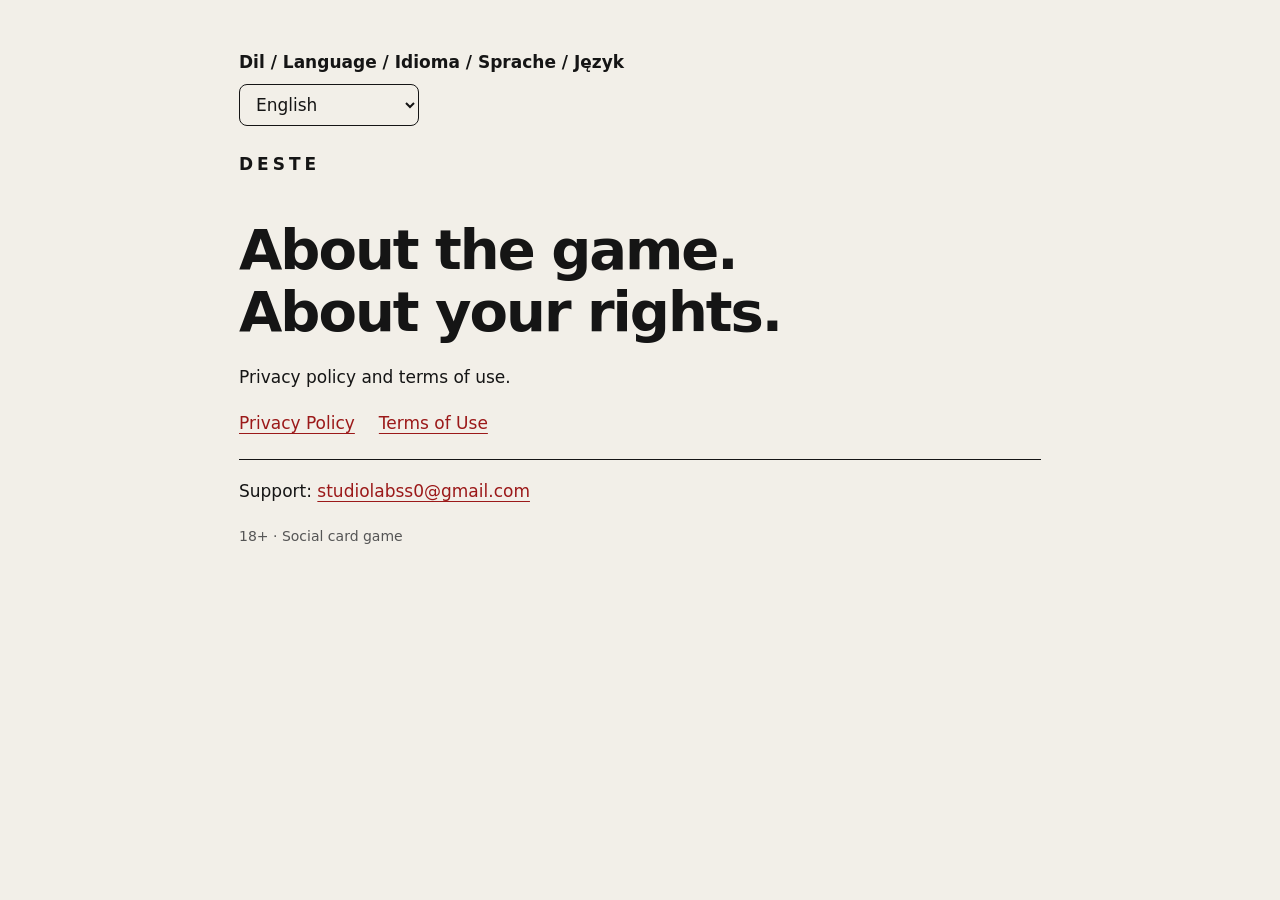
<file: index.html>
<!doctype html>
<html lang="tr">
<head>
  <meta charset="utf-8">
  <meta name="viewport" content="width=device-width, initial-scale=1">
  <title>DESTE - Party Card Game — Yasal Bilgiler</title>
  <link rel="stylesheet" href="style.css">
  <style>
    .language-picker {
      margin-bottom: 1.5rem;
    }

    .language-picker label {
      display: block;
      margin-bottom: 0.4rem;
      font-weight: 600;
    }

    .language-picker select {
      min-width: 180px;
      padding: 0.55rem 0.75rem;
      border: 1px solid currentColor;
      border-radius: 8px;
      background: transparent;
      color: inherit;
      font: inherit;
    }
  </style>
</head>
<body>
  <main>
    <div class="language-picker">
      <label for="language">Dil / Language / Idioma / Sprache / Język</label>
      <select id="language" aria-label="Language selection">
        <option value="tr">Türkçe</option>
        <option value="en">English</option>
        <option value="es">Español</option>
        <option value="de">Deutsch</option>
        <option value="pl">Polski</option>
      </select>
    </div>

    <p class="brand">DESTE</p>
    <h1 id="heading">Oyun hakkında.<br>Hakların hakkında.</h1>
    <p id="description">Gizlilik politikası ve kullanım koşulları.</p>
    <nav id="legal-nav" aria-label="Yasal belgeler">
      <a id="privacy-link" href="privacy.html#tr">Gizlilik Politikası</a>
      <a id="terms-link" href="terms.html#tr">Kullanım Koşulları</a>
    </nav>
    <p id="support">
      <span id="support-label">Destek:</span>
      <a href="mailto:studiolabss0@gmail.com">studiolabss0@gmail.com</a>
    </p>
    <p id="meta" class="meta">18+ · Sosyal kart oyunu</p>
  </main>

  <script>
    const translations = {
      tr: {
        title: "DESTE - Party Card Game — Yasal Bilgiler",
        heading: "Oyun hakkında.<br>Hakların hakkında.",
        description: "Gizlilik politikası ve kullanım koşulları.",
        privacy: "Gizlilik Politikası",
        terms: "Kullanım Koşulları",
        support: "Destek:",
        meta: "18+ · Sosyal kart oyunu",
        navLabel: "Yasal belgeler"
      },
      en: {
        title: "DESTE - Party Card Game — Legal Information",
        heading: "About the game.<br>About your rights.",
        description: "Privacy policy and terms of use.",
        privacy: "Privacy Policy",
        terms: "Terms of Use",
        support: "Support:",
        meta: "18+ · Social card game",
        navLabel: "Legal documents"
      },
      es: {
        title: "DESTE - Party Card Game — Información legal",
        heading: "Sobre el juego.<br>Sobre tus derechos.",
        description: "Política de privacidad y condiciones de uso.",
        privacy: "Política de privacidad",
        terms: "Condiciones de uso",
        support: "Soporte:",
        meta: "18+ · Juego social de cartas",
        navLabel: "Documentos legales"
      },
      de: {
        title: "DESTE - Party Card Game — Rechtliche Informationen",
        heading: "Über das Spiel.<br>Über deine Rechte.",
        description: "Datenschutzerklärung und Nutzungsbedingungen.",
        privacy: "Datenschutzerklärung",
        terms: "Nutzungsbedingungen",
        support: "Support:",
        meta: "18+ · Soziales Kartenspiel",
        navLabel: "Rechtliche Dokumente"
      },
      pl: {
        title: "DESTE - Party Card Game — Informacje prawne",
        heading: "O grze.<br>O Twoich prawach.",
        description: "Polityka prywatności i warunki korzystania.",
        privacy: "Polityka prywatności",
        terms: "Warunki korzystania",
        support: "Pomoc:",
        meta: "18+ · Towarzyska gra karciana",
        navLabel: "Dokumenty prawne"
      }
    };

    const languageSelect = document.querySelector("#language");
    const heading = document.querySelector("#heading");
    const description = document.querySelector("#description");
    const privacyLink = document.querySelector("#privacy-link");
    const termsLink = document.querySelector("#terms-link");
    const supportLabel = document.querySelector("#support-label");
    const legalNav = document.querySelector("#legal-nav");
    const meta = document.querySelector("#meta");
    const supportedLanguages = Object.keys(translations);

    function setLanguage(language, updateHash = true) {
      const selected = supportedLanguages.includes(language) ? language : "tr";
      const text = translations[selected];

      document.documentElement.lang = selected;
      document.title = text.title;
      languageSelect.value = selected;
      heading.innerHTML = text.heading;
      description.textContent = text.description;
      privacyLink.textContent = text.privacy;
      privacyLink.href = `privacy.html#${selected}`;
      termsLink.textContent = text.terms;
      termsLink.href = `terms.html#${selected}`;
      supportLabel.textContent = text.support;
      legalNav.setAttribute("aria-label", text.navLabel);
      meta.textContent = text.meta;

      if (updateHash) {
        history.replaceState(null, "", `#${selected}`);
      }
    }

    languageSelect.addEventListener("change", () => setLanguage(languageSelect.value));

    const hashLanguage = window.location.hash.slice(1).toLowerCase();
    const browserLanguage = navigator.language.slice(0, 2).toLowerCase();
    setLanguage(
      supportedLanguages.includes(hashLanguage)
        ? hashLanguage
        : (supportedLanguages.includes(browserLanguage) ? browserLanguage : "tr"),
      false
    );
  </script>
</body>
</html>
</file>
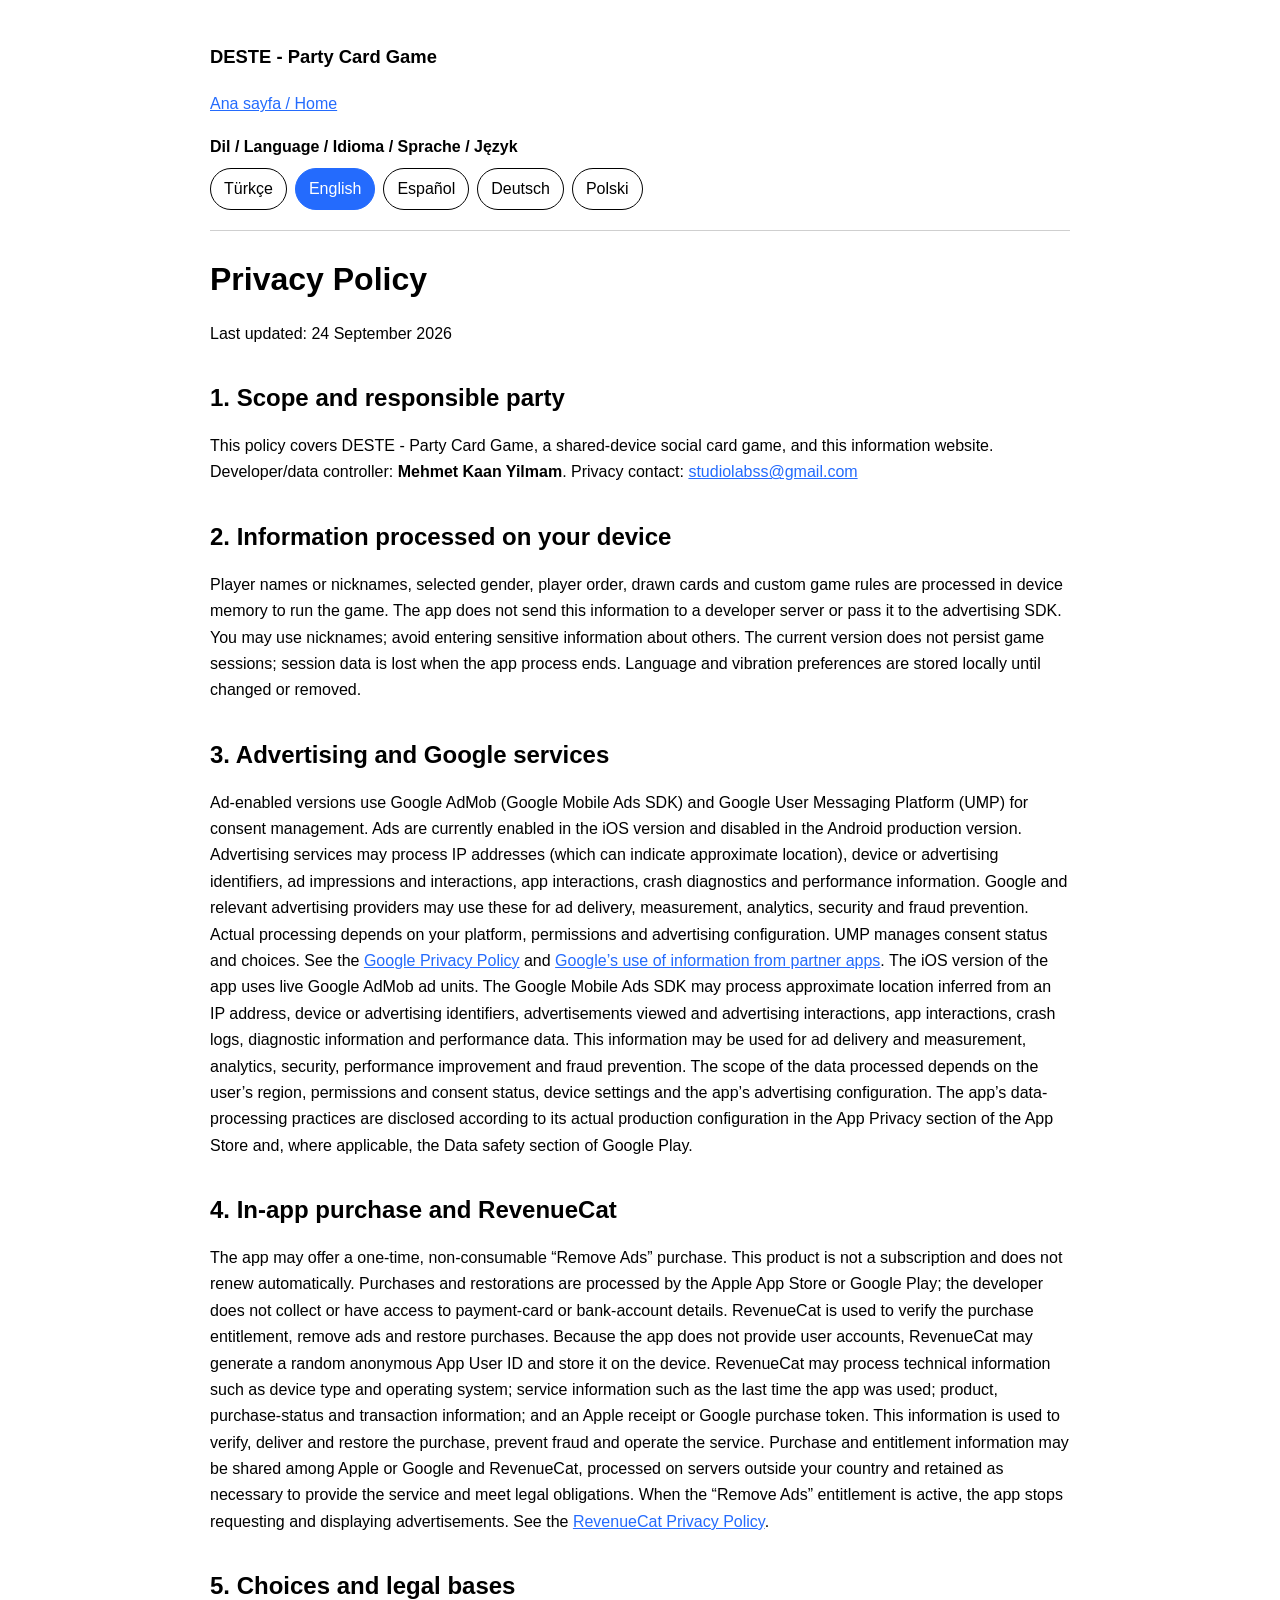
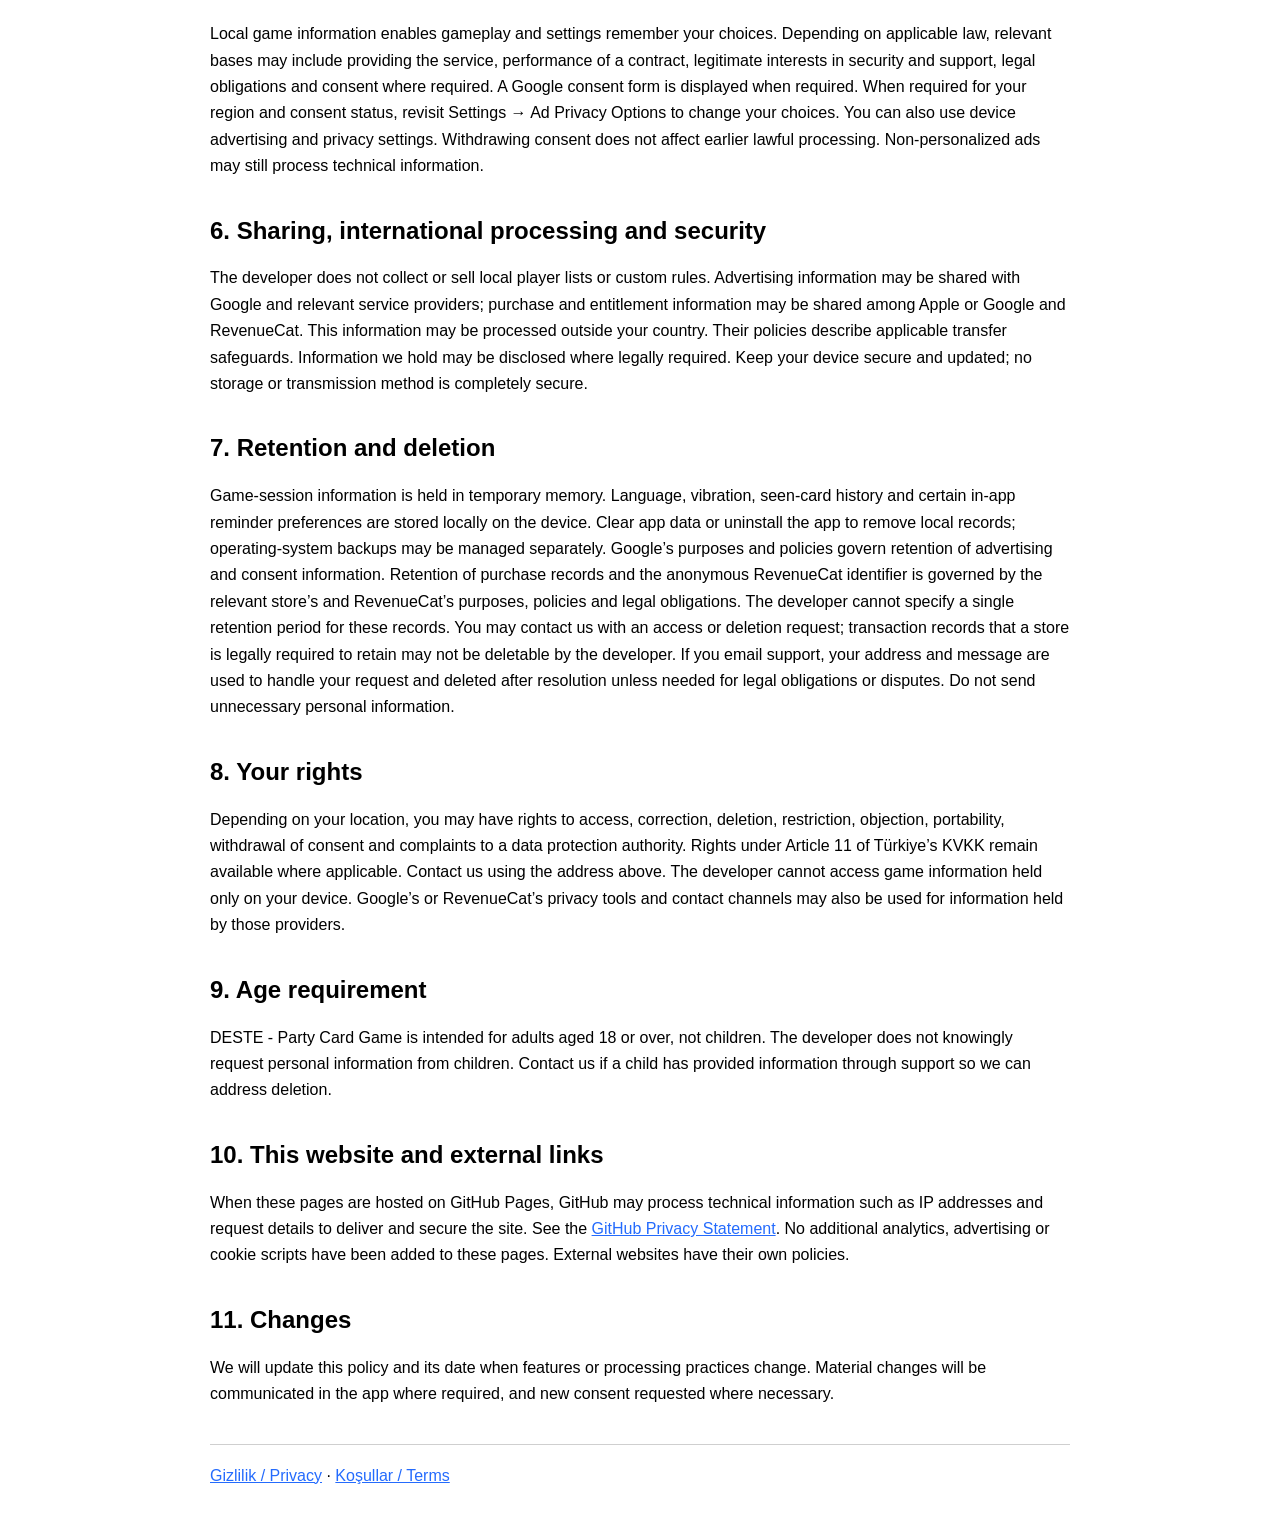
<file: privacy.html>
<!doctype html>
<html lang="tr">
<head>
  <meta charset="utf-8">
  <meta name="viewport" content="width=device-width, initial-scale=1">
  <title>Privacy Policy | DESTE - Party Card Game</title>
  <style>
    :root{color-scheme:light dark;font-family:-apple-system,BlinkMacSystemFont,"Segoe UI",sans-serif;line-height:1.65}
    body{max-width:860px;margin:auto;padding:24px 20px 48px}
    header{border-bottom:1px solid #8886;padding-bottom:20px;margin-bottom:28px}
    footer{border-top:1px solid #8886;padding-top:18px;margin-top:36px}
    h1,h2{line-height:1.25} h2{margin-top:1.5em}
    .brand{font-size:1.15rem;font-weight:700}
    .label{display:block;margin-bottom:8px;font-weight:600}
    .switcher{display:flex;flex-wrap:wrap;gap:8px}
    button{border:1px solid currentColor;border-radius:999px;padding:7px 13px;background:transparent;color:inherit;cursor:pointer;font:inherit}
    button[aria-pressed="true"]{background:#246bfd;border-color:#246bfd;color:#fff}
    a{color:#246bfd}
  </style>
</head>
<body>
  <header>
    <p class="brand">DESTE - Party Card Game</p>
    <p><a href="index.html">Ana sayfa / Home</a></p>
    <nav aria-label="Language selection">
      <span class="label">Dil / Language / Idioma / Sprache / Język</span>
      <div class="switcher">
        <button type="button" data-lang="tr">Türkçe</button>
        <button type="button" data-lang="en">English</button>
        <button type="button" data-lang="es">Español</button>
        <button type="button" data-lang="de">Deutsch</button>
        <button type="button" data-lang="pl">Polski</button>
      </div>
    </nav>
  </header>
  <main id="content"></main>
  <footer><a href="privacy.html">Gizlilik / Privacy</a> · <a href="terms.html">Koşullar / Terms</a></footer>
  <script>
    const policies = {
      tr: {
        heading: "Gizlilik Politikası",
        updated: "Son güncelleme: 24 Eylül 2026",
        sections: [
          ["1. Kapsam ve sorumlu kişi", `Bu politika, DESTE - Party Card Game adlı aynı cihaz üzerinde oynanan sosyal kart oyunu ve bu bilgilendirme sitesi için geçerlidir. Geliştirici/veri sorumlusu: <strong>Mehmet Kaan Yilmam</strong>. Gizlilik iletişimi: <a href="mailto:studiolabss@gmail.com">studiolabss@gmail.com</a>`],
          ["2. Oyun sırasında cihazınızda işlenen bilgiler", "Oyuncu adı veya takma adı, seçilen cinsiyet, oyuncu sırası, çekilen kartlar ve yazdığınız oyun kuralları oyun işlevlerini sağlamak için cihaz belleğinde işlenir. Bunlar geliştiricinin sunucusuna gönderilmez veya reklam SDK’sına uygulama tarafından aktarılmaz. Takma ad kullanabilirsiniz; başka kişilere ait hassas bilgileri oyun kurallarına yazmayın. Mevcut sürüm oyun oturumunu kalıcı olarak kaydetmez; uygulama işlemi sonlandırıldığında oturum kaybolur. Dil ve titreşim tercihleri cihazda kalıcı olarak saklanır."],
          ["3. Reklamlar ve Google hizmetleri", `DESTE - Party Card Game, reklamların etkin olduğu sürümlerde Google AdMob (Google Mobile Ads SDK) ve izin tercihleri için Google User Messaging Platform (UMP) kullanır. Mevcut iOS sürümünde reklamlar etkindir; Android üretim sürümünde reklamlar şu anda kapalıdır. Reklam hizmetleri IP adresi (yaklaşık konum çıkarmak için kullanılabilir), cihaz veya reklam tanımlayıcıları, reklam gösterimleri ve etkileşimleri, uygulama etkileşimleri, çökme ve performans bilgilerini işleyebilir. Bunlar reklam sunma, ölçüm, analiz, güvenlik ve sahtekârlığı önleme amaçlarıyla Google ve ilgili reklam hizmeti sağlayıcılarınca kullanılabilir. İşlenen bilgiler platforma, izinlerinize ve reklam yapılandırmasına bağlıdır. UMP izin durumunuzu ve tercihlerinizi yönetir. Ayrıntılar: <a href="https://policies.google.com/privacy">Google Gizlilik Politikası</a> ve <a href="https://policies.google.com/technologies/partner-sites">Google’ın iş ortağı uygulamalarındaki veri kullanımı</a>. Uygulamanın iOS sürümünde gerçek Google AdMob reklam birimleri kullanılmaktadır. Google Mobile Ads SDK; IP adresi üzerinden belirlenebilen yaklaşık konum, cihaz veya reklam tanımlayıcıları, görüntülenen reklamlar ve reklam etkileşimleri, uygulama etkileşimleri, çökme kayıtları, tanılama bilgileri ve performans verilerini işleyebilir. Bu bilgiler reklamların sunulması ve ölçülmesi, analiz, güvenlik, performans iyileştirme ve sahtekârlığın önlenmesi amaçlarıyla kullanılabilir. İşlenen verilerin kapsamı; kullanıcının bölgesine, izin ve rıza durumuna, cihaz ayarlarına ve uygulamadaki reklam yapılandırmasına bağlıdır. Uygulamanın veri işleme uygulamaları, üretimde kullanılan gerçek yapılandırmaya göre App Store’daki Uygulama Gizliliği beyanlarında ve ilgili olduğu ölçüde Google Play Veri Güvenliği bölümünde açıklanır.
`],
          ["4. Uygulama içi satın alma ve RevenueCat", `Uygulama, tek seferlik ve tüketilemeyen “Reklamları Kaldır” satın alımını sunabilir. Bu ürün abonelik değildir ve otomatik olarak yenilenmez. Satın alma ve geri yükleme işlemleri Apple App Store veya Google Play tarafından gerçekleştirilir; geliştirici ödeme kartı veya banka hesabı bilgilerinizi toplamaz ve bu bilgilere erişemez. Satın alma hakkını doğrulamak, reklamları kaldırmak ve satın alımları geri yüklemek için RevenueCat kullanılır. Uygulamada kullanıcı hesabı bulunmadığından RevenueCat rastgele ve anonim bir uygulama kullanıcı kimliği oluşturup cihazda saklayabilir. RevenueCat; cihaz türü ve işletim sistemi gibi teknik bilgileri, uygulamanın son kullanım zamanı gibi hizmet bilgilerini, ürün ve satın alma durumunu, işlem bilgilerini, Apple makbuzunu veya Google satın alma belirtecini işleyebilir. Bu bilgiler satın alımın doğrulanması, sunulması ve geri yüklenmesi, dolandırıcılığın önlenmesi ve hizmetin işletilmesi için kullanılır. Satın alma ve yetkilendirme bilgileri Apple veya Google ile RevenueCat arasında paylaşılabilir, yaşadığınız ülke dışındaki sunucularda işlenebilir ve hizmetin sunulması ile hukuki yükümlülükler için gerekli süre boyunca saklanabilir. “Reklamları Kaldır” hakkı etkin olduğunda uygulama reklam istemeyi ve göstermeyi durdurur. Ayrıntılar: <a href="https://www.revenuecat.com/privacy">RevenueCat Gizlilik Politikası</a>.`],
          ["5. Tercihleriniz ve hukuki dayanaklar", "Yerel oyun verileri oyunu sunmak; ayarlar seçiminizi hatırlamak için işlenir. Uygulanabilir hukuka göre hizmetin sağlanması, güvenlik ve destek için meşru menfaat, sözleşmenin ifası, yasal yükümlülükler ve gerektiğinde rıza ilgili dayanakları oluşturabilir. Reklamlarla ilgili rıza gerekli olduğunda Google izin formu gösterilir. Bölgeniz ve izin durumunuz gerektirdiğinde Ayarlar → Reklam Gizlilik Seçenekleri üzerinden tercihlerinizi değiştirebilirsiniz. Cihazınızın reklam ve gizlilik ayarlarını da kullanabilirsiniz. Rızanın geri alınması önceki hukuka uygun işlemleri etkilemez; kişiselleştirilmemiş reklamlar da bazı teknik verileri işleyebilir."],
          ["6. Paylaşım, yurt dışı işleme ve güvenlik", "Geliştirici yerel oyuncu listesini veya oyun içi kural metinlerini toplamaz ve satmaz. Reklam verileri Google ve ilgili sağlayıcılara; satın alma ve yetkilendirme verileri Apple veya Google ile RevenueCat’e aktarılabilir ve yaşadığınız ülke dışındaki sunucularda işlenebilir. Sağlayıcıların aktarım ve koruma uygulamaları kendi politikalarında açıklanır. Yasal zorunluluklar kapsamında elimizde bulunan bilgiler yetkili mercilerle paylaşılabilir. Cihazınızı ve işletim sisteminizi güncel tutun; hiçbir depolama veya aktarım yöntemi mutlak güvenlik garantisi sunmaz."],
          ["7. Saklama ve silme", "Oyun oturumu verileri geçici bellektedir. Dil, titreşim, görülen kart geçmişi ve bazı uygulama içi hatırlatma tercihleri cihazda yerel olarak saklanır. Uygulama verilerini silerek veya uygulamayı kaldırarak yerel kayıtları kaldırabilirsiniz; işletim sistemi yedekleri ayrı olarak yönetilir. Reklam ve izin verilerinin saklama süreleri Google’ın; satın alma kayıtları ve anonim RevenueCat kimliğinin saklama süreleri ise ilgili mağaza ile RevenueCat’in amaçları, politikaları ve hukuki yükümlülüklerine bağlıdır. Geliştirici bunlar için tek bir süre belirleyemez. Erişim veya silme talebi için bizimle iletişime geçebilirsiniz; mağazanın hukuken saklaması gereken işlem kayıtları geliştirici tarafından silinemeyebilir. Destek için e-posta gönderirseniz adresiniz ve mesajınız talebi yanıtlamak için işlenir; talep tamamlandıktan sonra hukuki zorunluluk veya uyuşmazlık için gerekli olmadıkça silinir. Gereksiz kişisel bilgi göndermeyin."],
          ["8. Haklarınız", "Bulunduğunuz yere göre verilerinize erişme, düzeltme, silme, işlemeyi kısıtlama, itiraz, taşınabilirlik, rızayı geri alma ve yetkili veri koruma makamına şikâyet haklarınız olabilir. Türkiye’de KVKK madde 11 kapsamındaki haklarınız saklıdır. Taleplerinizi yukarıdaki iletişim adresine iletin. Cihazda kalan oyun verilerine geliştiricinin erişimi yoktur; Google veya RevenueCat’in tuttuğu bilgiler için ilgili sağlayıcının gizlilik araçları veya başvuru kanalları da kullanılabilir."],
          ["9. Yaş sınırı", "DESTE - Party Card Game yetişkinlere (18+) yöneliktir ve çocuklar için tasarlanmamıştır. Geliştirici bilerek çocuklardan kişisel bilgi talep etmez. Bir çocuğun destek kanalıyla bilgi gönderdiğini düşünüyorsanız silme talebi için bizimle iletişime geçin."],
          ["10. Bu web sitesi ve dış bağlantılar", `Bu sayfalar GitHub Pages üzerinde yayımlandığında GitHub, siteyi sunmak ve güvenliğini sağlamak için IP adresi ve istek bilgileri gibi teknik verileri işleyebilir. Bkz. <a href="https://docs.github.com/en/site-policy/privacy-policies/github-general-privacy-statement">GitHub Gizlilik Bildirimi</a>. Bu sayfalara ayrıca analiz, reklam veya çerez betiği eklenmemiştir. Harici bağlantıları açtığınızda ilgili sitenin politikası geçerlidir.`],
          ["11. Değişiklikler", "Özellikler veya veri işleme uygulamaları değişirse bu politika güncellenir ve tarih değiştirilir. Önemli değişiklikler için gerektiğinde uygulama içinde bildirim yapılır ve yeni rıza gerekiyorsa istenir."]
        ]
      },
      en: {
        heading: "Privacy Policy",
        updated: "Last updated: 24 September 2026",
        notice: "<strong>DRAFT:</strong> Do not publish until the developer and contact details are complete.",
        sections: [
          ["1. Scope and responsible party", `This policy covers DESTE - Party Card Game, a shared-device social card game, and this information website. Developer/data controller: <strong>Mehmet Kaan Yilmam</strong>. Privacy contact: <a href="mailto:studiolabss@gmail.com">studiolabss@gmail.com</a>`],
          ["2. Information processed on your device", "Player names or nicknames, selected gender, player order, drawn cards and custom game rules are processed in device memory to run the game. The app does not send this information to a developer server or pass it to the advertising SDK. You may use nicknames; avoid entering sensitive information about others. The current version does not persist game sessions; session data is lost when the app process ends. Language and vibration preferences are stored locally until changed or removed."],
          ["3. Advertising and Google services", `Ad-enabled versions use Google AdMob (Google Mobile Ads SDK) and Google User Messaging Platform (UMP) for consent management. Ads are currently enabled in the iOS version and disabled in the Android production version. Advertising services may process IP addresses (which can indicate approximate location), device or advertising identifiers, ad impressions and interactions, app interactions, crash diagnostics and performance information. Google and relevant advertising providers may use these for ad delivery, measurement, analytics, security and fraud prevention. Actual processing depends on your platform, permissions and advertising configuration. UMP manages consent status and choices. See the <a href="https://policies.google.com/privacy">Google Privacy Policy</a> and <a href="https://policies.google.com/technologies/partner-sites">Google’s use of information from partner apps</a>. The iOS version of the app uses live Google AdMob ad units. The Google Mobile Ads SDK may process approximate location inferred from an IP address, device or advertising identifiers, advertisements viewed and advertising interactions, app interactions, crash logs, diagnostic information and performance data. This information may be used for ad delivery and measurement, analytics, security, performance improvement and fraud prevention. The scope of the data processed depends on the user’s region, permissions and consent status, device settings and the app’s advertising configuration. The app’s data-processing practices are disclosed according to its actual production configuration in the App Privacy section of the App Store and, where applicable, the Data safety section of Google Play.
`],
          ["4. In-app purchase and RevenueCat", `The app may offer a one-time, non-consumable “Remove Ads” purchase. This product is not a subscription and does not renew automatically. Purchases and restorations are processed by the Apple App Store or Google Play; the developer does not collect or have access to payment-card or bank-account details. RevenueCat is used to verify the purchase entitlement, remove ads and restore purchases. Because the app does not provide user accounts, RevenueCat may generate a random anonymous App User ID and store it on the device. RevenueCat may process technical information such as device type and operating system; service information such as the last time the app was used; product, purchase-status and transaction information; and an Apple receipt or Google purchase token. This information is used to verify, deliver and restore the purchase, prevent fraud and operate the service. Purchase and entitlement information may be shared among Apple or Google and RevenueCat, processed on servers outside your country and retained as necessary to provide the service and meet legal obligations. When the “Remove Ads” entitlement is active, the app stops requesting and displaying advertisements. See the <a href="https://www.revenuecat.com/privacy">RevenueCat Privacy Policy</a>.`],
          ["5. Choices and legal bases", "Local game information enables gameplay and settings remember your choices. Depending on applicable law, relevant bases may include providing the service, performance of a contract, legitimate interests in security and support, legal obligations and consent where required. A Google consent form is displayed when required. When required for your region and consent status, revisit Settings → Ad Privacy Options to change your choices. You can also use device advertising and privacy settings. Withdrawing consent does not affect earlier lawful processing. Non-personalized ads may still process technical information."],
          ["6. Sharing, international processing and security", "The developer does not collect or sell local player lists or custom rules. Advertising information may be shared with Google and relevant service providers; purchase and entitlement information may be shared among Apple or Google and RevenueCat. This information may be processed outside your country. Their policies describe applicable transfer safeguards. Information we hold may be disclosed where legally required. Keep your device secure and updated; no storage or transmission method is completely secure."],
          ["7. Retention and deletion", "Game-session information is held in temporary memory. Language, vibration, seen-card history and certain in-app reminder preferences are stored locally on the device. Clear app data or uninstall the app to remove local records; operating-system backups may be managed separately. Google’s purposes and policies govern retention of advertising and consent information. Retention of purchase records and the anonymous RevenueCat identifier is governed by the relevant store’s and RevenueCat’s purposes, policies and legal obligations. The developer cannot specify a single retention period for these records. You may contact us with an access or deletion request; transaction records that a store is legally required to retain may not be deletable by the developer. If you email support, your address and message are used to handle your request and deleted after resolution unless needed for legal obligations or disputes. Do not send unnecessary personal information."],
          ["8. Your rights", "Depending on your location, you may have rights to access, correction, deletion, restriction, objection, portability, withdrawal of consent and complaints to a data protection authority. Rights under Article 11 of Türkiye’s KVKK remain available where applicable. Contact us using the address above. The developer cannot access game information held only on your device. Google’s or RevenueCat’s privacy tools and contact channels may also be used for information held by those providers."],
          ["9. Age requirement", "DESTE - Party Card Game is intended for adults aged 18 or over, not children. The developer does not knowingly request personal information from children. Contact us if a child has provided information through support so we can address deletion."],
          ["10. This website and external links", `When these pages are hosted on GitHub Pages, GitHub may process technical information such as IP addresses and request details to deliver and secure the site. See the <a href="https://docs.github.com/en/site-policy/privacy-policies/github-general-privacy-statement">GitHub Privacy Statement</a>. No additional analytics, advertising or cookie scripts have been added to these pages. External websites have their own policies.`],
          ["11. Changes", "We will update this policy and its date when features or processing practices change. Material changes will be communicated in the app where required, and new consent requested where necessary."]
        ]
      },
      es: {
        heading: "Política de privacidad",
        updated: "Última actualización: 24 de septiembre de 2026",
        notice: "<strong>BORRADOR:</strong> No publique esta política hasta completar los datos del desarrollador y de contacto.",
        sections: [
          ["1. Ámbito de aplicación y responsable", `Esta política se aplica a DESTE - Party Card Game, un juego social de cartas para jugar en un dispositivo compartido, y a este sitio web informativo. Desarrollador/responsable del tratamiento: <strong>Mehmet Kaan Yilmam</strong>. Contacto de privacidad: <a href="mailto:studiolabss@gmail.com">studiolabss@gmail.com</a>`],
          ["2. Información tratada en su dispositivo", "Los nombres o apodos de los jugadores, el género seleccionado, el orden de los jugadores, las cartas extraídas y las reglas de juego personalizadas se tratan en la memoria del dispositivo para ejecutar el juego. La aplicación no envía esta información a un servidor del desarrollador ni la transmite al SDK de publicidad. Puede utilizar apodos; evite introducir información sensible sobre otras personas. La versión actual no guarda las sesiones de juego de forma permanente; los datos de la sesión se pierden cuando finaliza el proceso de la aplicación. Las preferencias de idioma y vibración se almacenan localmente hasta que se cambian o eliminan."],
          ["3. Publicidad y servicios de Google", `Las versiones con publicidad utilizan Google AdMob (Google Mobile Ads SDK) y Google User Messaging Platform (UMP) para gestionar el consentimiento. Actualmente, los anuncios están habilitados en la versión para iOS y deshabilitados en la versión de producción para Android. Los servicios publicitarios pueden tratar direcciones IP (que pueden indicar una ubicación aproximada), identificadores del dispositivo o publicitarios, impresiones e interacciones con anuncios, interacciones con la aplicación, diagnósticos de fallos e información de rendimiento. Google y los proveedores publicitarios correspondientes pueden utilizar estos datos para mostrar anuncios, realizar mediciones y análisis, garantizar la seguridad y prevenir el fraude. El tratamiento efectivo depende de su plataforma, permisos y configuración publicitaria. UMP gestiona el estado y las opciones de consentimiento. Consulte la <a href="https://policies.google.com/privacy">Política de Privacidad de Google</a> y la información sobre <a href="https://policies.google.com/technologies/partner-sites">cómo utiliza Google los datos de aplicaciones asociadas</a>. La versión para iOS de la aplicación utiliza unidades publicitarias reales de Google AdMob. El SDK de Google Mobile Ads puede tratar la ubicación aproximada obtenida a partir de la dirección IP, identificadores del dispositivo o identificadores publicitarios, anuncios visualizados e interacciones con anuncios, interacciones con la aplicación, registros de fallos, información de diagnóstico y datos de rendimiento. Esta información puede utilizarse para mostrar y medir anuncios, realizar análisis, garantizar la seguridad, mejorar el rendimiento y prevenir el fraude. El alcance de los datos tratados depende de la región del usuario, sus permisos y el estado de su consentimiento, los ajustes del dispositivo y la configuración publicitaria de la aplicación. Las prácticas de tratamiento de datos de la aplicación se declaran según su configuración real de producción en la sección Privacidad de la app de App Store y, cuando corresponda, en la sección Seguridad de los datos de Google Play.
`],
          ["4. Compra dentro de la aplicación y RevenueCat", `La aplicación puede ofrecer una compra única y no consumible de «Eliminar anuncios». Este producto no es una suscripción y no se renueva automáticamente. Las compras y restauraciones son procesadas por Apple App Store o Google Play; el desarrollador no recopila ni tiene acceso a los datos de su tarjeta de pago o cuenta bancaria. Se utiliza RevenueCat para verificar el derecho adquirido, eliminar los anuncios y restaurar las compras. Como la aplicación no ofrece cuentas de usuario, RevenueCat puede generar un identificador de usuario de la aplicación aleatorio y anónimo y almacenarlo en el dispositivo. RevenueCat puede tratar información técnica, como el tipo de dispositivo y el sistema operativo; información del servicio, como la última vez que se utilizó la aplicación; datos del producto, del estado de la compra y de la transacción; así como un recibo de Apple o un token de compra de Google. Estos datos se utilizan para verificar, entregar y restaurar la compra, prevenir el fraude y prestar el servicio. La información de compra y del derecho adquirido puede compartirse entre Apple o Google y RevenueCat, tratarse en servidores situados fuera de su país y conservarse durante el tiempo necesario para prestar el servicio y cumplir obligaciones legales. Cuando el derecho «Eliminar anuncios» está activo, la aplicación deja de solicitar y mostrar anuncios. Consulte la <a href="https://www.revenuecat.com/privacy">Política de privacidad de RevenueCat</a>.`],
          ["5. Sus opciones y bases jurídicas", "La información local del juego permite su funcionamiento y los ajustes recuerdan sus elecciones. Según la legislación aplicable, las bases jurídicas pueden incluir la prestación del servicio, la ejecución de un contrato, los intereses legítimos relacionados con la seguridad y la asistencia, las obligaciones legales y el consentimiento cuando sea necesario. Cuando se requiera consentimiento para la publicidad, se mostrará un formulario de Google. Cuando su región y el estado de su consentimiento lo requieran, puede cambiar sus opciones en Ajustes → Opciones de privacidad de anuncios. También puede utilizar los ajustes de publicidad y privacidad del dispositivo. La retirada del consentimiento no afecta al tratamiento lícito realizado anteriormente. Los anuncios no personalizados también pueden tratar determinada información técnica."],
          ["6. Comunicación, tratamiento internacional y seguridad", "El desarrollador no recopila ni vende las listas locales de jugadores ni las reglas personalizadas. La información publicitaria puede compartirse con Google y los proveedores correspondientes; la información de compra y del derecho adquirido puede compartirse entre Apple o Google y RevenueCat. Esta información puede tratarse fuera de su país. Las políticas de los proveedores describen las garantías aplicables a las transferencias. La información que obre en nuestro poder podrá comunicarse cuando exista una obligación legal. Mantenga su dispositivo protegido y actualizado; ningún método de almacenamiento o transmisión es completamente seguro."],
          ["7. Conservación y eliminación", "Los datos de la sesión de juego se mantienen en memoria temporal. El idioma, la vibración, el historial de cartas vistas y determinadas preferencias de recordatorios se guardan localmente en el dispositivo. Borre los datos de la aplicación o desinstálela para eliminar los registros locales; las copias de seguridad del sistema operativo se gestionan por separado. Los fines y políticas de Google determinan la conservación de la información publicitaria y de consentimiento. La conservación de los registros de compra y del identificador anónimo de RevenueCat depende de los fines, políticas y obligaciones legales de la tienda correspondiente y de RevenueCat. El desarrollador no puede establecer un único plazo para estos registros. Puede solicitar acceso o eliminación; es posible que el desarrollador no pueda eliminar los registros de transacciones que la tienda deba conservar por ley. Si envía un correo electrónico al servicio de asistencia, su dirección y mensaje se utilizarán para atender su solicitud y se eliminarán una vez resuelta, salvo que sean necesarios para cumplir obligaciones legales o resolver disputas. No envíe información personal innecesaria."],
          ["8. Sus derechos", "Dependiendo de su ubicación, puede tener derechos de acceso, rectificación, supresión, limitación, oposición, portabilidad, retirada del consentimiento y reclamación ante una autoridad de protección de datos. Los derechos previstos en el artículo 11 de la KVKK de Türkiye seguirán disponibles cuando corresponda. Póngase en contacto con nosotros mediante la dirección indicada anteriormente. El desarrollador no puede acceder a la información del juego almacenada únicamente en su dispositivo. Para la información que conservan Google o RevenueCat, también puede utilizar las herramientas de privacidad y los canales de contacto del proveedor correspondiente."],
          ["9. Requisito de edad", "DESTE - Party Card Game está destinado a adultos de 18 años o más y no a menores. El desarrollador no solicita conscientemente información personal de menores. Póngase en contacto con nosotros si un menor ha facilitado información a través del servicio de asistencia para que podamos tramitar su eliminación."],
          ["10. Este sitio web y los enlaces externos", `Cuando estas páginas se alojan en GitHub Pages, GitHub puede tratar información técnica, como direcciones IP y datos de las solicitudes, para prestar y proteger el sitio. Consulte la <a href="https://docs.github.com/en/site-policy/privacy-policies/github-general-privacy-statement">Declaración de Privacidad de GitHub</a>. No se han añadido a estas páginas otros scripts de análisis, publicidad o cookies. Los sitios web externos tienen sus propias políticas.`],
          ["11. Cambios", "Actualizaremos esta política y su fecha cuando cambien las funciones o las prácticas de tratamiento. Los cambios sustanciales se comunicarán en la aplicación cuando sea necesario y se solicitará un nuevo consentimiento cuando corresponda."]
        ]
      },
      de: {
        heading: "Datenschutzerklärung",
        updated: "Letzte Aktualisierung: 24. September 2026",
        notice: "<strong>ENTWURF:</strong> Nicht veröffentlichen, bevor die Entwickler- und Kontaktdaten vollständig sind.",
        sections: [
          ["1. Geltungsbereich und Verantwortlicher", `Diese Datenschutzerklärung gilt für DESTE - Party Card Game, ein soziales Kartenspiel, das gemeinsam auf einem Gerät gespielt wird, sowie für diese Informationswebsite. Entwickler/Verantwortlicher: <strong>Mehmet Kaan Yilmam</strong>. Datenschutzkontakt: <a href="mailto:studiolabss@gmail.com">studiolabss@gmail.com</a>`],
          ["2. Auf Ihrem Gerät verarbeitete Informationen", "Spielernamen oder Spitznamen, das ausgewählte Geschlecht, die Spielerreihenfolge, gezogene Karten und benutzerdefinierte Spielregeln werden im Gerätespeicher verarbeitet, um das Spiel auszuführen. Die App sendet diese Informationen weder an einen Server des Entwicklers noch übermittelt sie sie an das Werbe-SDK. Sie können Spitznamen verwenden; geben Sie keine sensiblen Informationen über andere Personen ein. Die aktuelle Version speichert Spielsitzungen nicht dauerhaft; die Sitzungsdaten gehen verloren, wenn der App-Prozess beendet wird. Sprach- und Vibrationseinstellungen werden lokal gespeichert, bis sie geändert oder entfernt werden."],
          ["3. Werbung und Google-Dienste", `Versionen mit aktivierter Werbung verwenden Google AdMob (Google Mobile Ads SDK) und die Google User Messaging Platform (UMP) zur Einwilligungsverwaltung. In der aktuellen iOS-Version ist Werbung aktiviert; in der Android-Produktionsversion ist sie derzeit deaktiviert. Werbedienste können IP-Adressen (aus denen ein ungefährer Standort abgeleitet werden kann), Geräte- oder Werbekennungen, Anzeigenaufrufe und -interaktionen, App-Interaktionen, Absturzdiagnosen und Leistungsinformationen verarbeiten. Google und die jeweiligen Werbedienstleister können diese Daten zur Anzeigenauslieferung, Messung, Analyse, Sicherheit und Betrugsprävention verwenden. Die tatsächliche Verarbeitung hängt von Ihrer Plattform, Ihren Berechtigungen und der Werbekonfiguration ab. UMP verwaltet den Einwilligungsstatus und Ihre Auswahl. Weitere Informationen finden Sie in der <a href="https://policies.google.com/privacy">Datenschutzerklärung von Google</a> und unter <a href="https://policies.google.com/technologies/partner-sites">Datennutzung durch Google bei Apps von Partnern</a>. In der iOS-Version der App werden echte Google-AdMob-Anzeigenblöcke verwendet. Das Google Mobile Ads SDK kann den anhand der IP-Adresse abgeleiteten ungefähren Standort, Geräte- oder Werbekennungen, angezeigte Werbung und Interaktionen mit Werbung, App-Interaktionen, Absturzprotokolle, Diagnoseinformationen und Leistungsdaten verarbeiten. Diese Informationen können zur Auslieferung und Messung von Werbung, für Analysen, zur Sicherheit, zur Leistungsverbesserung und zur Betrugsprävention verwendet werden. Der Umfang der verarbeiteten Daten hängt von der Region des Nutzers, den erteilten Berechtigungen und dem Einwilligungsstatus, den Geräteeinstellungen sowie der Werbekonfiguration der App ab. Die Datenverarbeitungspraktiken der App werden entsprechend der tatsächlichen Produktionskonfiguration in den Angaben zum App-Datenschutz im App Store und, soweit zutreffend, im Abschnitt zur Datensicherheit bei Google Play offengelegt.
`],
          ["4. In-App-Kauf und RevenueCat", `Die App kann den einmaligen, nicht verbrauchbaren Kauf „Werbung entfernen“ anbieten. Dieses Produkt ist kein Abonnement und verlängert sich nicht automatisch. Käufe und Wiederherstellungen werden über den Apple App Store oder Google Play abgewickelt; der Entwickler erhebt keine Zahlungs- oder Bankkartendaten und hat keinen Zugriff darauf. RevenueCat wird verwendet, um die Kaufberechtigung zu prüfen, Werbung zu entfernen und Käufe wiederherzustellen. Da die App keine Benutzerkonten anbietet, kann RevenueCat eine zufällige anonyme App-Benutzer-ID erzeugen und auf dem Gerät speichern. RevenueCat kann technische Informationen wie Gerätetyp und Betriebssystem, Dienstinformationen wie den Zeitpunkt der letzten App-Nutzung, Produkt-, Kaufstatus- und Transaktionsinformationen sowie einen Apple-Beleg oder Google-Kauftoken verarbeiten. Diese Daten werden verwendet, um den Kauf zu prüfen, bereitzustellen und wiederherzustellen, Betrug zu verhindern und den Dienst zu betreiben. Kauf- und Berechtigungsinformationen können zwischen Apple oder Google und RevenueCat ausgetauscht, auf Servern außerhalb Ihres Landes verarbeitet und so lange gespeichert werden, wie dies zur Bereitstellung des Dienstes und zur Erfüllung gesetzlicher Pflichten erforderlich ist. Ist die Berechtigung „Werbung entfernen“ aktiv, fordert die App keine Werbung mehr an und zeigt keine Werbung mehr an. Weitere Informationen finden Sie in der <a href="https://www.revenuecat.com/privacy">Datenschutzerklärung von RevenueCat</a>.`],
          ["5. Ihre Wahlmöglichkeiten und Rechtsgrundlagen", "Lokale Spielinformationen ermöglichen den Spielbetrieb, und Einstellungen speichern Ihre Auswahl. Je nach anwendbarem Recht können die Bereitstellung des Dienstes, die Vertragserfüllung, berechtigte Interessen an Sicherheit und Support, rechtliche Verpflichtungen sowie – soweit erforderlich – Ihre Einwilligung als Rechtsgrundlagen dienen. Wenn für Werbung eine Einwilligung erforderlich ist, wird ein Einwilligungsformular von Google angezeigt. Soweit es aufgrund Ihrer Region und Ihres Einwilligungsstatus erforderlich ist, können Sie Ihre Auswahl unter Einstellungen → Datenschutzoptionen für Anzeigen ändern. Sie können außerdem die Werbe- und Datenschutzeinstellungen Ihres Geräts verwenden. Der Widerruf einer Einwilligung berührt nicht die Rechtmäßigkeit der zuvor erfolgten Verarbeitung. Auch nicht personalisierte Werbung kann bestimmte technische Informationen verarbeiten."],
          ["6. Weitergabe, internationale Verarbeitung und Sicherheit", "Der Entwickler erhebt oder verkauft weder lokale Spielerlisten noch benutzerdefinierte Regeln. Werbeinformationen können an Google und die jeweiligen Dienstleister weitergegeben werden; Kauf- und Berechtigungsinformationen können zwischen Apple oder Google und RevenueCat ausgetauscht werden. Diese Informationen können außerhalb Ihres Landes verarbeitet werden. Die Richtlinien der Anbieter beschreiben die geltenden Schutzmaßnahmen für Datenübermittlungen. Informationen, die uns vorliegen, können offengelegt werden, wenn wir gesetzlich dazu verpflichtet sind. Halten Sie Ihr Gerät sicher und auf dem neuesten Stand; keine Speicher- oder Übertragungsmethode ist vollständig sicher."],
          ["7. Speicherung und Löschung", "Daten der Spielsitzung werden im temporären Speicher gehalten. Sprache, Vibration, Verlauf bereits angezeigter Karten und bestimmte Erinnerungspräferenzen werden lokal auf dem Gerät gespeichert. Löschen Sie die App-Daten oder deinstallieren Sie die App, um lokale Datensätze zu entfernen; Betriebssystem-Sicherungen werden separat verwaltet. Die Zwecke und Richtlinien von Google bestimmen die Speicherdauer von Werbe- und Einwilligungsinformationen. Die Speicherdauer von Kaufdaten und der anonymen RevenueCat-ID richtet sich nach den Zwecken, Richtlinien und gesetzlichen Verpflichtungen des jeweiligen Stores und von RevenueCat. Der Entwickler kann hierfür keine einheitliche Dauer festlegen. Sie können uns wegen eines Auskunfts- oder Löschersuchens kontaktieren; Transaktionsdaten, zu deren Aufbewahrung ein Store gesetzlich verpflichtet ist, kann der Entwickler gegebenenfalls nicht löschen. Wenn Sie dem Support eine E-Mail senden, werden Ihre Adresse und Ihre Nachricht zur Bearbeitung Ihrer Anfrage verwendet und nach deren Abschluss gelöscht, sofern sie nicht zur Erfüllung rechtlicher Verpflichtungen oder zur Beilegung von Streitigkeiten benötigt werden. Senden Sie keine unnötigen personenbezogenen Informationen."],
          ["8. Ihre Rechte", "Je nach Ihrem Standort können Sie Rechte auf Auskunft, Berichtigung, Löschung, Einschränkung der Verarbeitung, Widerspruch, Datenübertragbarkeit, Widerruf Ihrer Einwilligung und Beschwerde bei einer Datenschutzaufsichtsbehörde haben. Rechte gemäß Artikel 11 des türkischen Datenschutzgesetzes KVKK bleiben anwendbar, soweit dies einschlägig ist. Kontaktieren Sie uns über die oben angegebene Adresse. Der Entwickler kann nicht auf Spielinformationen zugreifen, die sich ausschließlich auf Ihrem Gerät befinden. Für von Google oder RevenueCat gespeicherte Informationen können Sie außerdem die Datenschutztools und Kontaktmöglichkeiten des jeweiligen Anbieters nutzen."],
          ["9. Altersanforderung", "DESTE - Party Card Game richtet sich an Erwachsene ab 18 Jahren und nicht an Kinder. Der Entwickler fordert wissentlich keine personenbezogenen Informationen von Kindern an. Kontaktieren Sie uns, wenn ein Kind über den Support Informationen übermittelt hat, damit wir deren Löschung veranlassen können."],
          ["10. Diese Website und externe Links", `Wenn diese Seiten über GitHub Pages gehostet werden, kann GitHub technische Informationen wie IP-Adressen und Anfragedaten verarbeiten, um die Website bereitzustellen und abzusichern. Weitere Informationen finden Sie in der <a href="https://docs.github.com/en/site-policy/privacy-policies/github-general-privacy-statement">Datenschutzerklärung von GitHub</a>. Diesen Seiten wurden keine zusätzlichen Analyse-, Werbe- oder Cookie-Skripte hinzugefügt. Für externe Websites gelten deren eigene Richtlinien.`],
          ["11. Änderungen", "Wir aktualisieren diese Datenschutzerklärung und ihr Datum, wenn sich Funktionen oder Verarbeitungspraktiken ändern. Wesentliche Änderungen werden, soweit erforderlich, in der App mitgeteilt; falls erforderlich, wird eine neue Einwilligung eingeholt."]
        ]
      },
      pl: {
        heading: "Polityka prywatności",
        updated: "Ostatnia aktualizacja: 24 września 2026 r.",
        notice: "<strong>WERSJA ROBOCZA:</strong> Nie publikuj przed uzupełnieniem danych dewelopera i danych kontaktowych.",
        sections: [
          ["1. Zakres i administrator danych", `Niniejsza polityka dotyczy DESTE - Party Card Game, społecznościowej gry karcianej rozgrywanej wspólnie na jednym urządzeniu, oraz tej witryny informacyjnej. Deweloper/administrator danych: <strong>Mehmet Kaan Yilmam</strong>. Kontakt w sprawach prywatności: <a href="mailto:studiolabss@gmail.com">studiolabss@gmail.com</a>`],
          ["2. Informacje przetwarzane na urządzeniu", "Imiona lub pseudonimy graczy, wybrana płeć, kolejność graczy, wylosowane karty oraz własne zasady gry są przetwarzane w pamięci urządzenia w celu działania gry. Aplikacja nie wysyła tych informacji na serwer dewelopera ani nie przekazuje ich do reklamowego zestawu SDK. Możesz używać pseudonimów; nie wprowadzaj poufnych informacji o innych osobach. Obecna wersja nie zapisuje sesji gry na stałe; dane sesji zostają utracone po zakończeniu procesu aplikacji. Preferencje języka i wibracji są przechowywane lokalnie do czasu ich zmiany lub usunięcia."],
          ["3. Reklamy i usługi Google", `Wersje z włączonymi reklamami korzystają z Google AdMob (Google Mobile Ads SDK) oraz Google User Messaging Platform (UMP) do zarządzania zgodami. Reklamy są obecnie włączone w wersji na iOS i wyłączone w produkcyjnej wersji na Androida. Usługi reklamowe mogą przetwarzać adresy IP (na podstawie których można określić przybliżoną lokalizację), identyfikatory urządzenia lub identyfikatory reklamowe, wyświetlenia reklam i interakcje z nimi, interakcje z aplikacją, diagnostykę awarii oraz informacje o wydajności. Google i odpowiedni dostawcy reklam mogą wykorzystywać te dane do wyświetlania reklam, pomiarów, analiz, zapewnienia bezpieczeństwa i zapobiegania oszustwom. Rzeczywisty zakres przetwarzania zależy od platformy, udzielonych uprawnień i konfiguracji reklam. UMP zarządza stanem zgody i dokonanymi wyborami. Zobacz <a href="https://policies.google.com/privacy">Politykę prywatności Google</a> oraz informacje o <a href="https://policies.google.com/technologies/partner-sites">wykorzystywaniu przez Google danych z aplikacji partnerów</a>. Wersja aplikacji na iOS korzysta z rzeczywistych jednostek reklamowych Google AdMob. Zestaw Google Mobile Ads SDK może przetwarzać przybliżoną lokalizację ustaloną na podstawie adresu IP, identyfikatory urządzenia lub identyfikatory reklamowe, informacje o wyświetlonych reklamach i interakcjach z reklamami, interakcje z aplikacją, dzienniki awarii, informacje diagnostyczne oraz dane dotyczące wydajności. Informacje te mogą być wykorzystywane do wyświetlania i pomiaru reklam, analiz, zapewniania bezpieczeństwa, poprawy wydajności oraz zapobiegania oszustwom. Zakres przetwarzanych danych zależy od regionu użytkownika, udzielonych uprawnień i stanu zgody, ustawień urządzenia oraz konfiguracji reklam w aplikacji. Praktyki aplikacji dotyczące przetwarzania danych są ujawniane zgodnie z rzeczywistą konfiguracją produkcyjną w sekcji Prywatność aplikacji w App Store oraz, w stosownych przypadkach, w sekcji Bezpieczeństwo danych w Google Play.
`],
          ["4. Zakup w aplikacji i RevenueCat", `Aplikacja może oferować jednorazowy, niezużywalny zakup „Usuń reklamy”. Produkt ten nie jest subskrypcją i nie odnawia się automatycznie. Zakupy i ich przywracanie są obsługiwane przez Apple App Store lub Google Play; deweloper nie gromadzi danych karty płatniczej ani rachunku bankowego i nie ma do nich dostępu. Usługa RevenueCat służy do weryfikacji uprawnienia wynikającego z zakupu, usuwania reklam i przywracania zakupów. Ponieważ aplikacja nie oferuje kont użytkowników, RevenueCat może wygenerować losowy, anonimowy identyfikator użytkownika aplikacji i zapisać go na urządzeniu. RevenueCat może przetwarzać informacje techniczne, takie jak typ urządzenia i system operacyjny; informacje o usłudze, takie jak czas ostatniego użycia aplikacji; informacje o produkcie, statusie zakupu i transakcji; a także potwierdzenie Apple lub token zakupu Google. Informacje te służą do weryfikacji, realizacji i przywracania zakupu, zapobiegania oszustwom oraz obsługi usługi. Informacje o zakupie i uprawnieniu mogą być wymieniane między Apple lub Google a RevenueCat, przetwarzane na serwerach poza krajem użytkownika i przechowywane tak długo, jak jest to konieczne do świadczenia usługi i realizacji obowiązków prawnych. Gdy uprawnienie „Usuń reklamy” jest aktywne, aplikacja przestaje żądać i wyświetlać reklamy. Zobacz <a href="https://www.revenuecat.com/privacy">Politykę prywatności RevenueCat</a>.`],
          ["5. Twoje wybory i podstawy prawne", "Lokalne informacje o grze umożliwiają rozgrywkę, a ustawienia zapamiętują dokonane wybory. W zależności od obowiązującego prawa podstawą przetwarzania może być świadczenie usługi, wykonanie umowy, uzasadniony interes związany z bezpieczeństwem i wsparciem, obowiązki prawne oraz, gdy jest wymagana, zgoda. Gdy zgoda na reklamy jest wymagana, wyświetlany jest formularz zgody Google. Jeżeli wymaga tego region i stan zgody, możesz zmienić swoje wybory w Ustawienia → Opcje prywatności reklam. Możesz również użyć ustawień reklam i prywatności urządzenia. Wycofanie zgody nie wpływa na zgodność z prawem wcześniejszego przetwarzania. Reklamy niespersonalizowane także mogą przetwarzać niektóre informacje techniczne."],
          ["6. Udostępnianie, przetwarzanie międzynarodowe i bezpieczeństwo", "Deweloper nie zbiera ani nie sprzedaje lokalnych list graczy ani własnych zasad gry. Informacje reklamowe mogą być udostępniane Google i odpowiednim usługodawcom; informacje o zakupie i uprawnieniu mogą być wymieniane między Apple lub Google a RevenueCat. Informacje te mogą być przetwarzane poza Twoim krajem. Zasady dostawców opisują stosowane zabezpieczenia transferu danych. Informacje znajdujące się w naszym posiadaniu mogą zostać ujawnione, gdy wymaga tego prawo. Dbaj o bezpieczeństwo i aktualność urządzenia; żadna metoda przechowywania ani przesyłania danych nie jest całkowicie bezpieczna."],
          ["7. Przechowywanie i usuwanie", "Dane sesji gry są przechowywane w pamięci tymczasowej. Język, ustawienia wibracji, historia wyświetlonych kart i niektóre preferencje przypomnień są przechowywane lokalnie na urządzeniu. Aby usunąć lokalne dane, wyczyść dane aplikacji lub ją odinstaluj; kopie zapasowe systemu operacyjnego są zarządzane oddzielnie. Cele i zasady Google określają okres przechowywania informacji reklamowych i danych dotyczących zgody. Przechowywanie zapisów zakupów i anonimowego identyfikatora RevenueCat zależy od celów, zasad i obowiązków prawnych odpowiedniego sklepu oraz RevenueCat. Deweloper nie może wskazać jednego okresu dla tych zapisów. Możesz skontaktować się z nami w sprawie dostępu lub usunięcia danych; deweloper może nie mieć możliwości usunięcia danych transakcyjnych, które sklep ma prawny obowiązek przechowywać. Jeśli wyślesz wiadomość e-mail do działu pomocy, Twój adres i treść wiadomości zostaną wykorzystane do obsługi zgłoszenia i usunięte po jego rozwiązaniu, chyba że będą potrzebne do spełnienia obowiązków prawnych lub rozstrzygnięcia sporów. Nie przesyłaj niepotrzebnych danych osobowych."],
          ["8. Twoje prawa", "W zależności od miejsca zamieszkania możesz mieć prawo dostępu do danych, ich sprostowania, usunięcia, ograniczenia przetwarzania, wniesienia sprzeciwu, przenoszenia danych, wycofania zgody oraz złożenia skargi do organu ochrony danych. Prawa wynikające z art. 11 tureckiej ustawy KVKK pozostają dostępne w stosownych przypadkach. Skontaktuj się z nami, korzystając z powyższego adresu. Deweloper nie ma dostępu do informacji o grze przechowywanych wyłącznie na Twoim urządzeniu. W odniesieniu do informacji przechowywanych przez Google lub RevenueCat można również korzystać z narzędzi prywatności i kanałów kontaktowych odpowiedniego dostawcy."],
          ["9. Wymóg wieku", "DESTE - Party Card Game jest przeznaczona dla osób dorosłych w wieku co najmniej 18 lat, a nie dla dzieci. Deweloper nie prosi świadomie dzieci o podawanie danych osobowych. Skontaktuj się z nami, jeśli dziecko przekazało informacje za pośrednictwem pomocy technicznej, abyśmy mogli zająć się ich usunięciem."],
          ["10. Ta witryna i łącza zewnętrzne", `Gdy strony te są hostowane w usłudze GitHub Pages, GitHub może przetwarzać informacje techniczne, takie jak adresy IP i szczegóły żądań, w celu udostępniania i zabezpieczenia witryny. Zobacz <a href="https://docs.github.com/en/site-policy/privacy-policies/github-general-privacy-statement">Oświadczenie o prywatności GitHub</a>. Do tych stron nie dodano żadnych dodatkowych skryptów analitycznych, reklamowych ani skryptów plików cookie. Zewnętrzne witryny mają własne polityki.`],
          ["11. Zmiany", "Zaktualizujemy niniejszą politykę i jej datę, gdy zmienią się funkcje lub praktyki przetwarzania. Istotne zmiany zostaną w razie potrzeby zakomunikowane w aplikacji, a tam, gdzie będzie to konieczne, poprosimy o ponowną zgodę."]
        ]
      }
    };

    const content = document.querySelector("#content");
    const buttons = document.querySelectorAll("[data-lang]");
    const supported = Object.keys(policies);

    function render(language, updateHash = true) {
      const lang = supported.includes(language) ? language : "tr";
      const policy = policies[lang];
      document.documentElement.lang = lang;
      content.setAttribute("lang", lang);
      content.innerHTML = `<h1>${policy.heading}</h1><p>${policy.updated}</p>` +
        policy.sections.map(([title, body]) => `<section><h2>${title}</h2><p>${body}</p></section>`).join("");
      buttons.forEach(button => button.setAttribute("aria-pressed", String(button.dataset.lang === lang)));
      if (updateHash) history.replaceState(null, "", `#${lang}`);
    }

    buttons.forEach(button => button.addEventListener("click", () => render(button.dataset.lang)));
    const hashLang = location.hash.slice(1).toLowerCase();
    const browserLang = navigator.language.slice(0, 2).toLowerCase();
    render(supported.includes(hashLang) ? hashLang : (supported.includes(browserLang) ? browserLang : "tr"), false);
  </script>
</body>
</html>
</file>
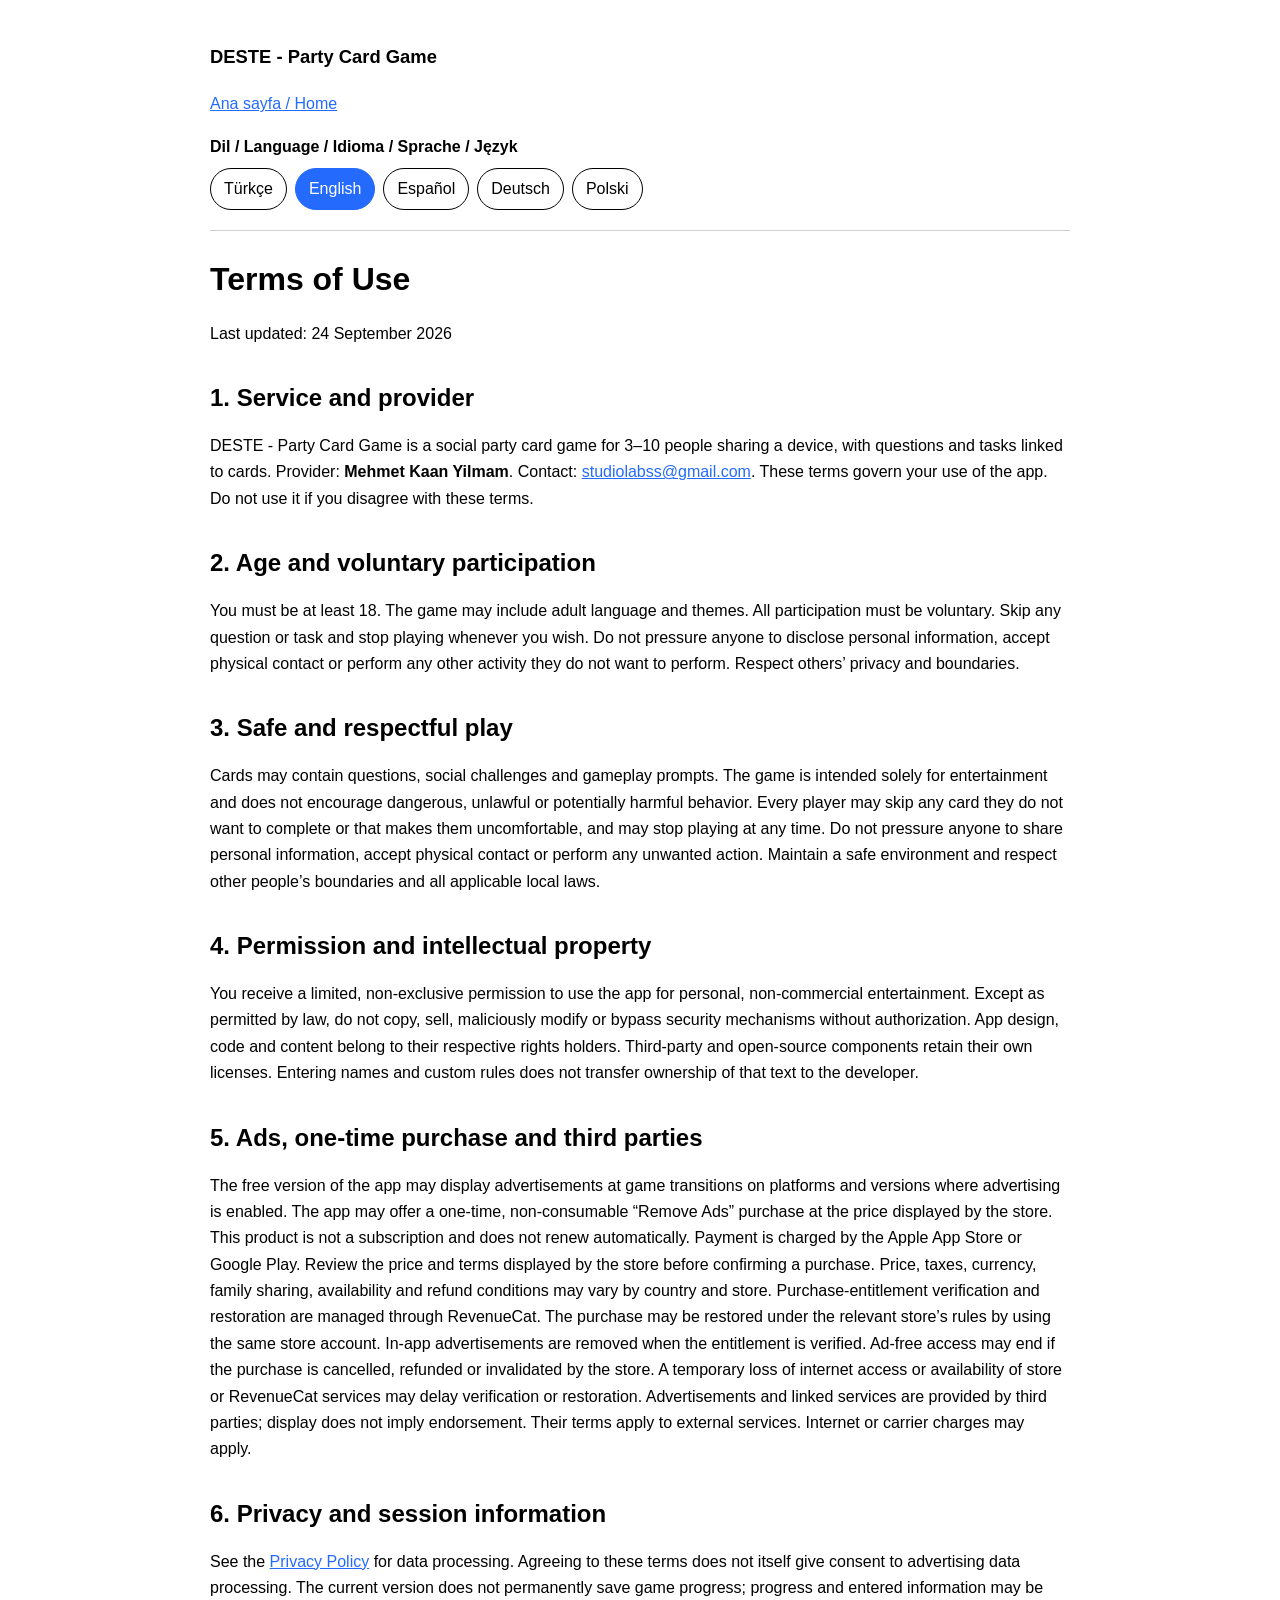
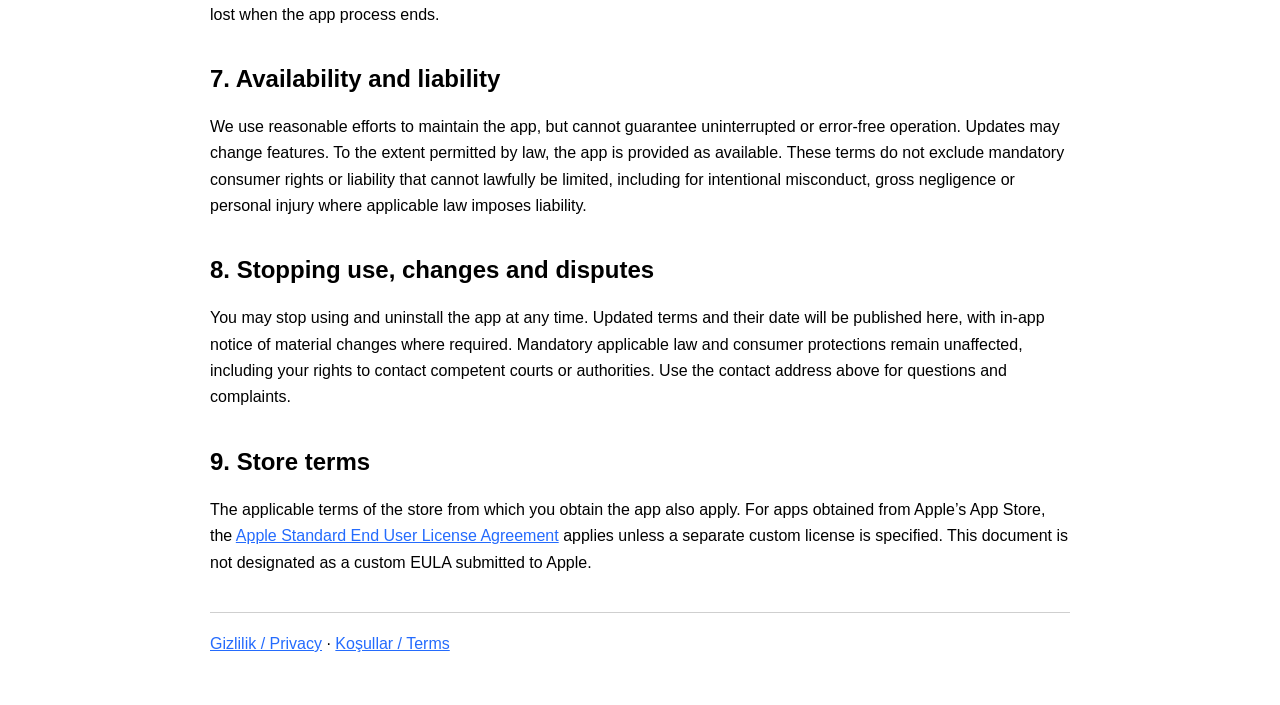
<file: terms.html>
<!doctype html>
<html lang="tr">
<head>
  <meta charset="utf-8">
  <meta name="viewport" content="width=device-width, initial-scale=1">
  <title>Terms of Use | DESTE - Party Card Game</title>
  <style>
    :root{color-scheme:light dark;font-family:-apple-system,BlinkMacSystemFont,"Segoe UI",sans-serif;line-height:1.65}
    body{max-width:860px;margin:auto;padding:24px 20px 48px}
    header{border-bottom:1px solid #8886;padding-bottom:20px;margin-bottom:28px}
    footer{border-top:1px solid #8886;padding-top:18px;margin-top:36px}
    h1,h2{line-height:1.25} h2{margin-top:1.5em}
    .brand{font-size:1.15rem;font-weight:700}
    .label{display:block;margin-bottom:8px;font-weight:600}
    .switcher{display:flex;flex-wrap:wrap;gap:8px}
    button{border:1px solid currentColor;border-radius:999px;padding:7px 13px;background:transparent;color:inherit;cursor:pointer;font:inherit}
    button[aria-pressed="true"]{background:#246bfd;border-color:#246bfd;color:#fff}
    a{color:#246bfd}
  </style>
</head>
<body>
  <header>
    <p class="brand">DESTE - Party Card Game</p>
    <p><a href="index.html">Ana sayfa / Home</a></p>
    <nav aria-label="Language selection">
      <span class="label">Dil / Language / Idioma / Sprache / Język</span>
      <div class="switcher">
        <button type="button" data-lang="tr">Türkçe</button>
        <button type="button" data-lang="en">English</button>
        <button type="button" data-lang="es">Español</button>
        <button type="button" data-lang="de">Deutsch</button>
        <button type="button" data-lang="pl">Polski</button>
      </div>
    </nav>
  </header>
  <main id="content"></main>
  <footer><a href="privacy.html">Gizlilik / Privacy</a> · <a href="terms.html">Koşullar / Terms</a></footer>
  <script>
    const terms = {
      tr: {
        heading: "Kullanım Koşulları",
        updated: "Son güncelleme: 24 Eylül 2026",
        sections: [
          ["1. Hizmet ve sağlayıcı", `DESTE - Party Card Game, 3–10 kişinin aynı cihazda oynadığı, kartlara bağlı soru ve görevler içeren bir sosyal parti oyunudur. Sağlayıcı: <strong>Mehmet Kaan Yilmam</strong>. İletişim: <a href="mailto:studiolabss@gmail.com">studiolabss@gmail.com</a>. Bu koşullar uygulamayı kullanımınızı düzenler. Koşulları kabul etmiyorsanız uygulamayı kullanmayın.`],
          ["2. Yaş ve gönüllü katılım", "Uygulama 18 yaş ve üzeri kullanıcılar içindir; yetişkinlere yönelik dil ve konular içerebilir. Her oyuncu özgür iradesiyle katılmalıdır. İstemediğiniz soruyu veya görevi atlayabilir, oyunu dilediğiniz an bırakabilirsiniz. Bir oyuncuyu kişisel bilgi açıklamaya, fiziksel temasa veya istemediği başka bir davranışa zorlamayın. Başkalarının mahremiyetine ve sınırlarına saygı gösterin."],
          ["3. Güvenli ve saygılı oyun", "Kartlar; sorular, sosyal görevler ve oyun içi yönlendirmeler içerebilir. Oyun yalnızca eğlence amaçlıdır ve tehlikeli, yasa dışı veya sağlığa zarar verebilecek davranışları teşvik etmez. Her oyuncu istemediği ya da kendisini rahatsız eden bir kartı atlayabilir ve oyunu istediği zaman bırakabilir. Kimseyi kişisel bilgi paylaşmaya, fiziksel temasa veya istemediği herhangi bir davranışa zorlamayın. Güvenli bir ortam sağlayın; diğer kişilerin sınırlarına ve bulunduğunuz yerdeki yasalara saygı gösterin."],
          ["4. Kullanım izni ve fikrî haklar", "Uygulamayı kişisel ve ticari olmayan eğlence amacıyla kullanmanız için sınırlı, münhasır olmayan bir izin verilir. Kanunun izin verdiği haller dışında uygulamayı izinsiz kopyalayamaz, satamaz, zararlı biçimde değiştiremez veya güvenlik mekanizmalarını aşamazsınız. Uygulamanın tasarımı, kodu ve içerikleri ilgili hak sahiplerine aittir. Üçüncü taraf ve açık kaynak bileşenleri kendi lisanslarına tabidir. Girilen isim ve özel oyun kuralı metinleri üzerinde geliştiriciye bir mülkiyet devri yapılmaz."],
          ["5. Reklamlar, tek seferlik satın alma ve üçüncü taraflar", "Uygulamanın ücretsiz sürümünde, reklamların etkin olduğu platform ve sürümlerde oyun geçişleri sırasında reklam gösterilebilir. Uygulama, mağazada gösterilen fiyat üzerinden tek seferlik ve tüketilemeyen “Reklamları Kaldır” satın alımını sunabilir. Bu ürün abonelik değildir ve otomatik olarak yenilenmez. Ödeme Apple App Store veya Google Play tarafından tahsil edilir. Satın almayı onaylamadan önce mağazanın gösterdiği fiyatı ve koşulları inceleyin. Fiyat, vergiler, para birimi, aile paylaşımı, kullanılabilirlik ve geri ödeme koşulları ülkeye ve mağazaya göre değişebilir. Satın alma hakkının doğrulanması ve geri yüklenmesi RevenueCat aracılığıyla yönetilir. Satın alma, aynı mağaza hesabı kullanılarak ilgili mağazanın kuralları kapsamında geri yüklenebilir. Satın alma hakkı doğrulandığında uygulama içindeki reklamlar kaldırılır. Satın alımın mağaza tarafından iptal edilmesi, iade edilmesi veya geçersiz kılınması halinde reklamsız erişim sona erebilir. İnternet bağlantısının ya da mağaza veya RevenueCat hizmetlerinin geçici olarak kullanılamaması, satın alma doğrulamasını veya geri yüklemeyi geciktirebilir. Reklamlar ve bağlantılı hizmetler üçüncü taraflarca sunulur; bunların görünmesi geliştiricinin onayladığı anlamına gelmez. Harici hizmetlerde ilgili sağlayıcının koşulları geçerlidir. İnternet veya operatör ücretleri size ait olabilir."],
          ["6. Gizlilik ve oturum verileri", `Veri işleme hakkında <a href="privacy.html#tr">Gizlilik Politikası</a> geçerlidir; bu koşulları kabul etmeniz tek başına reklam amaçlı veri işlemeye rıza verdiğiniz anlamına gelmez. Mevcut sürüm oyun ilerlemesini kalıcı kaydetmez. Uygulama işlemi kapanınca ilerleme ve girilen bilgiler kaybolabilir.`],
          ["7. Kullanılabilirlik ve sorumluluk", "Uygulamayı çalışır tutmak için makul çaba gösterilir; kesintisiz veya hatasız çalışma garanti edilmez. Güncellemeler özellikleri değiştirebilir. Hukuken izin verilen ölçüde uygulama mevcut haliyle sunulur. Bu koşullar zorunlu tüketici haklarını veya kanunen sınırlandırılamayan sorumlulukları, özellikle kast, ağır ihmal ya da ilgili hukuk uyarınca sorumluluk doğuran bedensel zararları ortadan kaldırmaz."],
          ["8. Kullanımı bırakma, değişiklikler ve uyuşmazlıklar", "Uygulamayı kullanmayı bırakıp kaldırabilirsiniz. Koşullar değiştiğinde güncel metin ve tarih burada yayımlanır; esaslı değişiklikler gerektiğinde uygulama içinde bildirilir. Uygulanabilir zorunlu hukuk ve tüketici korumaları saklıdır; bu koşullar kanunen sahip olduğunuz mahkemeye veya yetkili mercie başvuru hakkını kısıtlamaz. Sorular ve şikâyetler için yukarıdaki iletişim adresini kullanın."],
          ["9. Mağaza koşulları", `Uygulamayı indirdiğiniz mağazanın geçerli koşulları ayrıca uygulanır. Apple App Store üzerinden edinilen uygulamada, ayrı bir özel lisans sözleşmesi belirlenmediyse <a href="https://www.apple.com/legal/internet-services/itunes/dev/stdeula/">Apple Standart Son Kullanıcı Lisans Sözleşmesi</a> geçerlidir. Bu metin Apple’a sunulmuş bir özel EULA olarak tanımlanmamıştır.`]
        ]
      },
      en: {
        heading: "Terms of Use",
        updated: "Last updated: 24 September 2026",
        sections: [
          ["1. Service and provider", `DESTE - Party Card Game is a social party card game for 3–10 people sharing a device, with questions and tasks linked to cards. Provider: <strong>Mehmet Kaan Yilmam</strong>. Contact: <a href="mailto:studiolabss@gmail.com">studiolabss@gmail.com</a>. These terms govern your use of the app. Do not use it if you disagree with these terms.`],
          ["2. Age and voluntary participation", "You must be at least 18. The game may include adult language and themes. All participation must be voluntary. Skip any question or task and stop playing whenever you wish. Do not pressure anyone to disclose personal information, accept physical contact or perform any other activity they do not want to perform. Respect others’ privacy and boundaries."],
          ["3. Safe and respectful play", "Cards may contain questions, social challenges and gameplay prompts. The game is intended solely for entertainment and does not encourage dangerous, unlawful or potentially harmful behavior. Every player may skip any card they do not want to complete or that makes them uncomfortable, and may stop playing at any time. Do not pressure anyone to share personal information, accept physical contact or perform any unwanted action. Maintain a safe environment and respect other people’s boundaries and all applicable local laws."],
          ["4. Permission and intellectual property", "You receive a limited, non-exclusive permission to use the app for personal, non-commercial entertainment. Except as permitted by law, do not copy, sell, maliciously modify or bypass security mechanisms without authorization. App design, code and content belong to their respective rights holders. Third-party and open-source components retain their own licenses. Entering names and custom rules does not transfer ownership of that text to the developer."],
          ["5. Ads, one-time purchase and third parties", "The free version of the app may display advertisements at game transitions on platforms and versions where advertising is enabled. The app may offer a one-time, non-consumable “Remove Ads” purchase at the price displayed by the store. This product is not a subscription and does not renew automatically. Payment is charged by the Apple App Store or Google Play. Review the price and terms displayed by the store before confirming a purchase. Price, taxes, currency, family sharing, availability and refund conditions may vary by country and store. Purchase-entitlement verification and restoration are managed through RevenueCat. The purchase may be restored under the relevant store’s rules by using the same store account. In-app advertisements are removed when the entitlement is verified. Ad-free access may end if the purchase is cancelled, refunded or invalidated by the store. A temporary loss of internet access or availability of store or RevenueCat services may delay verification or restoration. Advertisements and linked services are provided by third parties; display does not imply endorsement. Their terms apply to external services. Internet or carrier charges may apply."],
          ["6. Privacy and session information", `See the <a href="privacy.html#en">Privacy Policy</a> for data processing. Agreeing to these terms does not itself give consent to advertising data processing. The current version does not permanently save game progress; progress and entered information may be lost when the app process ends.`],
          ["7. Availability and liability", "We use reasonable efforts to maintain the app, but cannot guarantee uninterrupted or error-free operation. Updates may change features. To the extent permitted by law, the app is provided as available. These terms do not exclude mandatory consumer rights or liability that cannot lawfully be limited, including for intentional misconduct, gross negligence or personal injury where applicable law imposes liability."],
          ["8. Stopping use, changes and disputes", "You may stop using and uninstall the app at any time. Updated terms and their date will be published here, with in-app notice of material changes where required. Mandatory applicable law and consumer protections remain unaffected, including your rights to contact competent courts or authorities. Use the contact address above for questions and complaints."],
          ["9. Store terms", `The applicable terms of the store from which you obtain the app also apply. For apps obtained from Apple’s App Store, the <a href="https://www.apple.com/legal/internet-services/itunes/dev/stdeula/">Apple Standard End User License Agreement</a> applies unless a separate custom license is specified. This document is not designated as a custom EULA submitted to Apple.`]
        ]
      },
      es: {
        heading: "Condiciones de uso",
        updated: "Última actualización: 24 de septiembre de 2026",
        sections: [
          ["1. Servicio y proveedor", `DESTE - Party Card Game es un juego social de cartas para fiestas, destinado a entre 3 y 10 personas que comparten un mismo dispositivo, con preguntas y tareas vinculadas a las cartas. Proveedor: <strong>Mehmet Kaan Yilmam</strong>. Contacto: <a href="mailto:studiolabss@gmail.com">studiolabss@gmail.com</a>. Estas condiciones regulan el uso de la aplicación. No utilice la aplicación si no está de acuerdo con ellas.`],
          ["2. Edad y participación voluntaria", "Debe tener al menos 18 años. El juego puede incluir lenguaje y temas para adultos. Toda participación debe ser voluntaria. Puede omitir cualquier pregunta o tarea y dejar de jugar cuando lo desee. No presione a nadie para que revele información personal, acepte contacto físico o realice cualquier otra actividad que no desee. Respete la privacidad y los límites de los demás."],
          ["3. Juego seguro y respetuoso", "Las cartas pueden contener preguntas, retos sociales e indicaciones de juego. El juego está destinado exclusivamente al entretenimiento y no fomenta comportamientos peligrosos, ilegales o que puedan causar daños. Cada jugador puede omitir cualquier carta que no desee completar o que le resulte incómoda, y puede dejar de jugar en cualquier momento. No presione a nadie para que comparta información personal, acepte contacto físico o realice una acción que no desee. Mantenga un entorno seguro y respete los límites de los demás y las leyes locales aplicables."],
          ["4. Permiso de uso y propiedad intelectual", "Se le concede un permiso limitado y no exclusivo para utilizar la aplicación con fines de entretenimiento personal y no comercial. Salvo en los casos permitidos por la ley, no puede copiar, vender, modificar maliciosamente la aplicación ni eludir sus mecanismos de seguridad sin autorización. El diseño, el código y el contenido de la aplicación pertenecen a sus respectivos titulares. Los componentes de terceros y de código abierto se rigen por sus propias licencias. La introducción de nombres y reglas personalizadas no transfiere al desarrollador la propiedad de dichos textos."],
          ["5. Publicidad, compra única y terceros", "La versión gratuita de la aplicación puede mostrar anuncios durante las transiciones del juego en las plataformas y versiones donde la publicidad esté habilitada. La aplicación puede ofrecer una compra única y no consumible de «Eliminar anuncios» al precio indicado por la tienda. Este producto no es una suscripción y no se renueva automáticamente. El pago es cobrado por Apple App Store o Google Play. Revise el precio y las condiciones mostrados por la tienda antes de confirmar la compra. El precio, los impuestos, la moneda, el uso compartido en familia, la disponibilidad y las condiciones de reembolso pueden variar según el país y la tienda. La verificación y restauración del derecho adquirido se gestionan mediante RevenueCat. La compra puede restaurarse utilizando la misma cuenta conforme a las reglas de la tienda correspondiente. Los anuncios dentro de la aplicación se eliminan cuando se verifica el derecho adquirido. El acceso sin anuncios puede finalizar si la tienda cancela, reembolsa o invalida la compra. La falta temporal de conexión a internet o la indisponibilidad de los servicios de la tienda o RevenueCat puede retrasar la verificación o restauración. Los anuncios y servicios enlazados son proporcionados por terceros; su aparición no implica una recomendación del desarrollador. Los servicios externos se rigen por las condiciones de sus proveedores. Pueden aplicarse cargos de internet o del operador."],
          ["6. Privacidad e información de la sesión", `Consulte la <a href="privacy.html#es">Política de privacidad</a> para obtener información sobre el tratamiento de datos. La aceptación de estas condiciones no constituye por sí sola el consentimiento para el tratamiento de datos con fines publicitarios. La versión actual no guarda de forma permanente el progreso del juego; el progreso y la información introducida pueden perderse cuando finaliza el proceso de la aplicación.`],
          ["7. Disponibilidad y responsabilidad", "Realizamos esfuerzos razonables para mantener la aplicación operativa, pero no garantizamos que funcione de forma ininterrumpida o sin errores. Las actualizaciones pueden modificar sus funciones. En la medida permitida por la ley, la aplicación se proporciona según su disponibilidad. Estas condiciones no excluyen los derechos obligatorios de los consumidores ni las responsabilidades que legalmente no puedan limitarse, incluidas las derivadas de conducta dolosa, negligencia grave o daños personales cuando la legislación aplicable establezca dicha responsabilidad."],
          ["8. Cese del uso, cambios y controversias", "Puede dejar de utilizar y desinstalar la aplicación en cualquier momento. Cuando se modifiquen estas condiciones, el texto y la fecha actualizados se publicarán aquí; los cambios sustanciales se notificarán en la aplicación cuando sea necesario. La legislación imperativa y las medidas de protección del consumidor aplicables no se verán afectadas. Estas condiciones no limitan su derecho legal a acudir a los tribunales o autoridades competentes. Utilice la dirección de contacto indicada anteriormente para preguntas y reclamaciones."],
          ["9. Condiciones de la tienda", `También se aplican las condiciones correspondientes de la tienda desde la que obtenga la aplicación. Para las aplicaciones obtenidas a través de App Store de Apple, se aplica el <a href="https://www.apple.com/legal/internet-services/itunes/dev/stdeula/">Contrato de licencia estándar para el usuario final de Apple</a>, salvo que se especifique una licencia personalizada independiente. Este documento no está designado como un EULA personalizado presentado a Apple.`]
        ]
      },
      de: {
        heading: "Nutzungsbedingungen",
        updated: "Letzte Aktualisierung: 24. September 2026",
        sections: [
          ["1. Dienst und Anbieter", `DESTE - Party Card Game ist ein soziales Party-Kartenspiel für 3–10 Personen, die gemeinsam ein Gerät verwenden. Es enthält mit Karten verknüpfte Fragen und Aufgaben. Anbieter: <strong>Mehmet Kaan Yilmam</strong>. Kontakt: <a href="mailto:studiolabss@gmail.com">studiolabss@gmail.com</a>. Diese Bedingungen regeln Ihre Nutzung der App. Verwenden Sie die App nicht, wenn Sie diesen Bedingungen nicht zustimmen.`],
          ["2. Alter und freiwillige Teilnahme", "Sie müssen mindestens 18 Jahre alt sein. Das Spiel kann Sprache und Themen für Erwachsene enthalten. Jede Teilnahme muss freiwillig erfolgen. Sie können jede Frage oder Aufgabe überspringen und das Spiel jederzeit beenden. Setzen Sie niemanden unter Druck, persönliche Informationen offenzulegen, körperlichen Kontakt zu akzeptieren oder eine andere unerwünschte Handlung auszuführen. Respektieren Sie die Privatsphäre und die Grenzen anderer Personen."],
          ["3. Sicheres und respektvolles Spielen", "Die Karten können Fragen, soziale Aufgaben und Spielanweisungen enthalten. Das Spiel dient ausschließlich der Unterhaltung und fördert kein gefährliches, rechtswidriges oder potenziell schädliches Verhalten. Jede Person kann eine Karte überspringen, die sie nicht ausführen möchte oder bei der sie sich unwohl fühlt, und das Spiel jederzeit beenden. Setzen Sie niemanden unter Druck, persönliche Informationen zu teilen, körperlichen Kontakt zu akzeptieren oder eine unerwünschte Handlung auszuführen. Sorgen Sie für eine sichere Umgebung und respektieren Sie die Grenzen anderer Personen sowie alle geltenden örtlichen Gesetze."],
          ["4. Nutzungserlaubnis und geistiges Eigentum", "Sie erhalten eine beschränkte, nicht ausschließliche Erlaubnis, die App zur persönlichen, nicht kommerziellen Unterhaltung zu verwenden. Soweit gesetzlich nicht gestattet, dürfen Sie die App ohne Genehmigung weder kopieren noch verkaufen, in schädlicher Weise verändern oder Sicherheitsmechanismen umgehen. Design, Code und Inhalte der App gehören den jeweiligen Rechteinhabern. Komponenten von Drittanbietern und Open-Source-Komponenten unterliegen ihren eigenen Lizenzen. Durch die Eingabe von Namen und benutzerdefinierten Regeln wird das Eigentum an diesen Texten nicht auf den Entwickler übertragen."],
          ["5. Werbung, einmaliger Kauf und Drittanbieter", "Die kostenlose Version der App kann auf Plattformen und in Versionen, in denen Werbung aktiviert ist, bei Spielübergängen Anzeigen einblenden. Die App kann zum im Store angezeigten Preis den einmaligen, nicht verbrauchbaren Kauf „Werbung entfernen“ anbieten. Dieses Produkt ist kein Abonnement und verlängert sich nicht automatisch. Die Zahlung wird vom Apple App Store oder von Google Play eingezogen. Prüfen Sie vor der Kaufbestätigung den vom Store angezeigten Preis und die Bedingungen. Preis, Steuern, Währung, Familienfreigabe, Verfügbarkeit und Erstattungsbedingungen können je nach Land und Store abweichen. Prüfung und Wiederherstellung der Kaufberechtigung werden über RevenueCat verwaltet. Der Kauf kann nach den Regeln des jeweiligen Stores mit demselben Store-Konto wiederhergestellt werden. Nach erfolgreicher Prüfung der Berechtigung wird die In-App-Werbung entfernt. Der werbefreie Zugang kann enden, wenn der Kauf vom Store storniert, erstattet oder für ungültig erklärt wird. Eine vorübergehend fehlende Internetverbindung oder Nichtverfügbarkeit der Store- oder RevenueCat-Dienste kann die Prüfung oder Wiederherstellung verzögern. Werbung und verlinkte Dienste werden von Drittanbietern bereitgestellt; ihre Anzeige bedeutet keine Empfehlung durch den Entwickler. Für externe Dienste gelten die Bedingungen des jeweiligen Anbieters. Es können Internet- oder Mobilfunkgebühren anfallen."],
          ["6. Datenschutz und Sitzungsinformationen", `Informationen zur Datenverarbeitung finden Sie in der <a href="privacy.html#de">Datenschutzerklärung</a>. Die Zustimmung zu diesen Bedingungen stellt für sich allein keine Einwilligung in die Verarbeitung von Daten zu Werbezwecken dar. Die aktuelle Version speichert den Spielfortschritt nicht dauerhaft; Fortschritt und eingegebene Informationen können verloren gehen, wenn der App-Prozess beendet wird.`],
          ["7. Verfügbarkeit und Haftung", "Wir unternehmen angemessene Anstrengungen, um die App betriebsbereit zu halten, können jedoch keinen ununterbrochenen oder fehlerfreien Betrieb garantieren. Updates können Funktionen verändern. Soweit gesetzlich zulässig, wird die App wie verfügbar bereitgestellt. Diese Bedingungen schließen weder zwingende Verbraucherrechte noch eine Haftung aus, die gesetzlich nicht beschränkt werden darf, insbesondere bei Vorsatz, grober Fahrlässigkeit oder Personenschäden, soweit das anwendbare Recht eine Haftung vorsieht."],
          ["8. Beendigung der Nutzung, Änderungen und Streitigkeiten", "Sie können die Nutzung der App jederzeit beenden und die App deinstallieren. Wenn diese Bedingungen geändert werden, werden der aktualisierte Text und das Datum hier veröffentlicht; wesentliche Änderungen werden, soweit erforderlich, in der App mitgeteilt. Zwingendes anwendbares Recht und Verbraucherschutzbestimmungen bleiben unberührt. Diese Bedingungen beschränken nicht Ihr gesetzliches Recht, sich an zuständige Gerichte oder Behörden zu wenden. Verwenden Sie für Fragen und Beschwerden die oben angegebene Kontaktadresse."],
          ["9. Bedingungen des App-Stores", `Zusätzlich gelten die entsprechenden Bedingungen des Stores, über den Sie die App beziehen. Für Apps, die über den Apple App Store bezogen werden, gilt die <a href="https://www.apple.com/legal/internet-services/itunes/dev/stdeula/">Apple-Standard-Endbenutzer-Lizenzvereinbarung</a>, sofern keine gesonderte individuelle Lizenz angegeben ist. Dieses Dokument ist nicht als eine bei Apple eingereichte individuelle EULA ausgewiesen.`]
        ]
      },
      pl: {
        heading: "Warunki korzystania",
        updated: "Ostatnia aktualizacja: 24 września 2026 r.",
        sections: [
          ["1. Usługa i dostawca", `DESTE - Party Card Game to towarzyska gra karciana dla 3–10 osób korzystających wspólnie z jednego urządzenia, zawierająca pytania i zadania powiązane z kartami. Dostawca: <strong>Mehmet Kaan Yilmam</strong>. Kontakt: <a href="mailto:studiolabss@gmail.com">studiolabss@gmail.com</a>. Niniejsze warunki regulują korzystanie z aplikacji. Nie korzystaj z aplikacji, jeśli nie akceptujesz tych warunków.`],
          ["2. Wiek i dobrowolny udział", "Musisz mieć ukończone 18 lat. Gra może zawierać język i tematykę przeznaczone dla dorosłych. Każdy udział musi być dobrowolny. Możesz pominąć dowolne pytanie lub zadanie i zakończyć grę w każdej chwili. Nie wywieraj na nikogo presji, aby ujawniał dane osobowe, zgadzał się na kontakt fizyczny ani wykonywał czynności, których nie chce wykonywać. Szanuj prywatność i granice innych osób."],
          ["3. Bezpieczna gra z poszanowaniem innych", "Karty mogą zawierać pytania, zadania towarzyskie i wskazówki dotyczące rozgrywki. Gra służy wyłącznie rozrywce i nie zachęca do zachowań niebezpiecznych, niezgodnych z prawem ani mogących wyrządzić szkodę. Każdy gracz może pominąć kartę, której nie chce wykonać lub która powoduje dyskomfort, a także zakończyć grę w dowolnym momencie. Nie wywieraj na nikogo presji, aby udostępniał dane osobowe, zgadzał się na kontakt fizyczny ani wykonywał niechciane działania. Zapewnij bezpieczne otoczenie oraz szanuj granice innych osób i wszystkie obowiązujące przepisy lokalne."],
          ["4. Zezwolenie na korzystanie i własność intelektualna", "Otrzymujesz ograniczone, niewyłączne zezwolenie na korzystanie z aplikacji do osobistej, niekomercyjnej rozrywki. Z wyjątkiem przypadków dozwolonych przez prawo nie możesz bez upoważnienia kopiować ani sprzedawać aplikacji, modyfikować jej w szkodliwy sposób ani obchodzić mechanizmów bezpieczeństwa. Projekt, kod i treści aplikacji należą do odpowiednich podmiotów uprawnionych. Komponenty pochodzące od osób trzecich i komponenty open source podlegają własnym licencjom. Wprowadzanie imion i własnych zasad nie powoduje przeniesienia na dewelopera praw własności do tych tekstów."],
          ["5. Reklamy, zakup jednorazowy i podmioty trzecie", "Bezpłatna wersja aplikacji może wyświetlać reklamy podczas przejść w grze na platformach i w wersjach, w których reklamy są włączone. Aplikacja może oferować jednorazowy, niezużywalny zakup „Usuń reklamy” w cenie wskazanej w sklepie. Produkt ten nie jest subskrypcją i nie odnawia się automatycznie. Płatność jest pobierana przez Apple App Store lub Google Play. Przed potwierdzeniem zakupu należy zapoznać się z ceną i warunkami wyświetlanymi przez sklep. Cena, podatki, waluta, Chmura rodzinna, dostępność i zasady zwrotów mogą różnić się zależnie od kraju i sklepu. Weryfikacja i przywracanie uprawnienia do zakupu są obsługiwane za pośrednictwem RevenueCat. Zakup można przywrócić zgodnie z zasadami odpowiedniego sklepu, korzystając z tego samego konta sklepu. Po zweryfikowaniu uprawnienia reklamy w aplikacji zostają usunięte. Dostęp bez reklam może się zakończyć, jeśli sklep anuluje zakup, zwróci płatność lub unieważni transakcję. Tymczasowy brak połączenia z internetem albo niedostępność usług sklepu lub RevenueCat może opóźnić weryfikację lub przywrócenie zakupu. Reklamy i usługi dostępne za pośrednictwem łączy są dostarczane przez podmioty trzecie; ich wyświetlanie nie oznacza rekomendacji dewelopera. Do usług zewnętrznych mają zastosowanie warunki odpowiednich dostawców. Mogą obowiązywać opłaty za internet lub usługi operatora."],
          ["6. Prywatność i informacje o sesji", `Informacje o przetwarzaniu danych znajdują się w <a href="privacy.html#pl">Polityce prywatności</a>. Akceptacja niniejszych warunków sama w sobie nie oznacza zgody na przetwarzanie danych w celach reklamowych. Obecna wersja nie zapisuje postępów gry na stałe; postępy i wprowadzone informacje mogą zostać utracone po zakończeniu procesu aplikacji.`],
          ["7. Dostępność i odpowiedzialność", "Podejmujemy uzasadnione starania, aby zapewnić działanie aplikacji, ale nie gwarantujemy nieprzerwanego ani bezbłędnego funkcjonowania. Aktualizacje mogą zmieniać dostępne funkcje. W zakresie dozwolonym przez prawo aplikacja jest udostępniana w miarę dostępności. Niniejsze warunki nie wyłączają bezwzględnie obowiązujących praw konsumenta ani odpowiedzialności, której zgodnie z prawem nie można ograniczyć, w szczególności za działanie umyślne, rażące niedbalstwo lub szkody na osobie, gdy właściwe prawo przewiduje taką odpowiedzialność."],
          ["8. Zaprzestanie korzystania, zmiany i spory", "Możesz w każdej chwili przestać korzystać z aplikacji i ją odinstalować. Po zmianie warunków zaktualizowany tekst i data zostaną opublikowane w tym miejscu; istotne zmiany zostaną w razie potrzeby ogłoszone w aplikacji. Bezwzględnie obowiązujące prawo i ochrona konsumentów pozostają nienaruszone. Niniejsze warunki nie ograniczają ustawowego prawa do zwrócenia się do właściwego sądu lub organu. W przypadku pytań i skarg skorzystaj z powyższego adresu kontaktowego."],
          ["9. Warunki sklepu", `Zastosowanie mają również odpowiednie warunki sklepu, z którego pobrano aplikację. W przypadku aplikacji pobranych z Apple App Store obowiązuje <a href="https://www.apple.com/legal/internet-services/itunes/dev/stdeula/">Standardowa umowa licencyjna Apple z użytkownikiem końcowym</a>, chyba że określono odrębną licencję niestandardową. Niniejszy dokument nie został oznaczony jako niestandardowa umowa EULA przesłana firmie Apple.`]
        ]
      }
    };

    const content = document.querySelector("#content");
    const buttons = document.querySelectorAll("[data-lang]");
    const supported = Object.keys(terms);

    function render(language, updateHash = true) {
      const lang = supported.includes(language) ? language : "tr";
      const documentTerms = terms[lang];
      document.documentElement.lang = lang;
      content.setAttribute("lang", lang);
      content.innerHTML = `<h1>${documentTerms.heading}</h1><p>${documentTerms.updated}</p>` +
        documentTerms.sections.map(([title, body]) => `<section><h2>${title}</h2><p>${body}</p></section>`).join("");
      buttons.forEach(button => button.setAttribute("aria-pressed", String(button.dataset.lang === lang)));
      if (updateHash) history.replaceState(null, "", `#${lang}`);
    }

    buttons.forEach(button => button.addEventListener("click", () => render(button.dataset.lang)));
    const hashLang = location.hash.slice(1).toLowerCase();
    const browserLang = navigator.language.slice(0, 2).toLowerCase();
    render(supported.includes(hashLang) ? hashLang : (supported.includes(browserLang) ? browserLang : "tr"), false);
  </script>
</body>
</html>
</file>
<file: style.css>
*{box-sizing:border-box}html{scroll-behavior:smooth}body{margin:0;background:#f2efe8;color:#151515;font:17px/1.75 system-ui,sans-serif}main{max-width:850px;margin:auto;padding:48px 24px 80px}a{color:#9b1919;text-underline-offset:4px}nav{display:flex;flex-wrap:wrap;gap:12px 24px;border-bottom:1px solid #151515;padding-bottom:20px}h1{font-size:clamp(32px,7vw,56px);line-height:1.1;letter-spacing:-2px;margin:40px 0 20px}h2{font-size:23px;line-height:1.4;margin-top:34px}.brand{font-weight:900;letter-spacing:4px}.meta{font-size:14px;color:#555}.notice{border-left:4px solid #b52222;padding:12px 18px;background:#faf8f1}section{scroll-margin-top:24px}footer{border-top:1px solid;margin-top:48px;padding-top:20px;font-size:14px}:focus-visible{outline:3px solid #b52222;outline-offset:5px}@media(prefers-reduced-motion:reduce){html{scroll-behavior:auto}}
</file>
